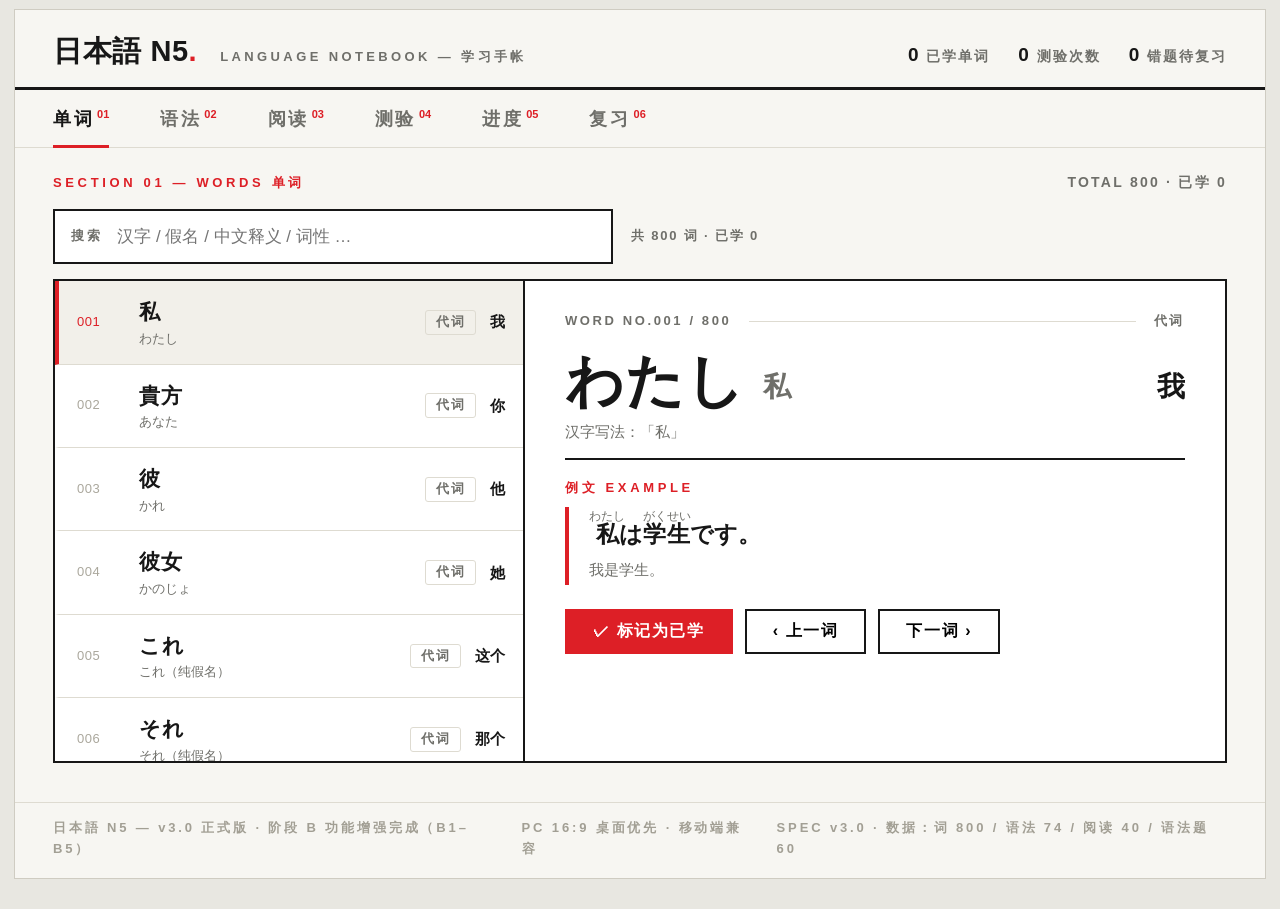
<file: index.html>
<!DOCTYPE html>
<html lang="zh-CN">
<head>
<meta charset="UTF-8">
<meta name="viewport" content="width=device-width, initial-scale=1">
<title>日本語 N5. — 单词・语法・阅读・测验</title>
<link rel="stylesheet" href="css/style.css">
</head>
<body>

<div class="sheet">
  <!-- 报头 -->
  <header class="masthead">
    <span class="brand">日本語 N5<span class="dot">.</span></span>
    <span class="vol">Language Notebook — 学习手帐</span>
    <span class="stats">
      <span><b id="st-learned">0</b>已学单词</span>
      <span><b id="st-quiz">0</b>测验次数</span>
      <span><b id="st-wrong">0</b>错题待复习</span>
    </span>
  </header>

  <!-- 模块导航 -->
  <nav class="nav" aria-label="模块导航">
    <a class="cur" data-v="words" href="#view-words">单词<sup>01</sup></a>
    <a data-v="grammar" href="#view-grammar">语法<sup>02</sup></a>
    <a data-v="reading" href="#view-reading">阅读<sup>03</sup></a>
    <a data-v="quiz" href="#view-quiz">测验<sup>04</sup></a>
    <a data-v="progress" href="#view-progress">进度<sup>05</sup></a>
    <a data-v="review" href="#view-review">复习<sup>06</sup></a>
  </nav>

  <!-- 视图区 -->
  <main class="area">

    <section class="view active" id="view-words">
      <div class="inner">
        <div class="v-head">
          <span class="tag">SECTION 01 — WORDS 单词</span>
          <span class="idx" id="idx-words">—</span>
        </div>

        <div class="wbar">
          <div class="search"><input id="w-search" type="search" placeholder="汉字 / 假名 / 中文释义 / 词性 …" autocomplete="off"></div>
          <span class="w-count" id="w-count">共 150 词 · 已学 0</span>
        </div>

        <div class="split">
          <div class="col-list">
            <ul id="w-rows"></ul>
            <div class="col-empty" id="w-empty" hidden>
              <p class="t">没有匹配的词条</p>
              <p class="d">换个关键词试试（支持 汉字・假名・释义・词性）</p>
            </div>
          </div>

          <div class="col-detail">
            <div class="d-meta"><span id="d-no">WORD NO.001 / 150</span><span class="bar"></span><span id="d-pos">代词</span></div>
            <div class="d-hero">
              <span class="d-kana" id="d-kana">—</span>
              <span class="d-kanji" id="d-kanji"></span>
              <span class="d-me" id="d-me">—</span>
            </div>
            <div class="d-hero-note" id="d-note"></div>
            <hr class="d-sep">
            <div class="lab">例文 EXAMPLE</div>
            <div class="ex"><b id="d-ex"></b><span id="d-excn"></span></div>
            <div class="dacts">
              <button class="btn fill" id="d-learn" type="button">✓ 标记为已学</button>
              <button class="btn" id="d-prev" type="button">‹ 上一词</button>
              <button class="btn" id="d-next" type="button">下一词 ›</button>
            </div>
          </div>
        </div>
      </div>
    </section>

    <section class="view" id="view-grammar">
      <div class="inner">
        <div class="v-head">
          <span class="tag">SECTION 02 — GRAMMAR 语法</span>
          <span class="idx" id="idx-grammar">—</span>
        </div>

        <div class="split">
          <div class="col-list">
            <ul id="g-rows"></ul>
          </div>

          <div class="col-detail">
            <div class="d-meta"><span id="g-no">GRAMMAR NO.001 / 27</span><span class="bar"></span><span id="g-group">组：句型</span></div>
            <div class="g-hero"><span class="g-pattern" id="g-pattern">—</span></div>
            <div class="gmeta"><b>含义</b><span id="g-me">—</span></div>
            <div class="gmeta"><b>接续</b><span id="g-conn">—</span></div>
            <div class="gmeta g-ex-meta"><b>例文</b><span id="g-exs" class="g-ex-list"></span></div>
            <div class="gmeta g-last"><b>注意</b><span id="g-note">—</span></div>
          </div>
        </div>
      </div>
    </section>

    <section class="view" id="view-reading">
      <div class="inner">
        <div class="v-head">
          <span class="tag">SECTION 03 — READING 阅读</span>
          <span class="idx" id="idx-reading">—</span>
        </div>

        <div class="read-grid">
          <div class="read-main">
            <div class="r-count" id="r-count">PASSAGE 1 / 3</div>
            <div class="r-title" id="r-title">—</div>
            <div class="r-titlecn" id="r-titlecn"></div>
            <div class="r-desc" id="r-desc"></div>
            <div class="r-body" id="r-body"></div>
            <p class="r-legend">※ 红色下划线为生词，点击可查看释义</p>
            <div class="r-acts">
              <button class="tr-toggle" id="r-tr-toggle" type="button">显示翻译</button>
              <button class="btn" id="r-done" type="button">✓ 标记已读</button>
              <button class="btn ghost" id="r-prev" type="button">‹ 上一篇</button>
              <button class="btn ghost" id="r-next" type="button">下一篇 ›</button>
            </div>
            <p class="tr-cn" id="r-cn"></p>
          </div>

          <aside class="r-aside">
            <h4>生词 GLOSS</h4>
            <p class="aside-note">与正文红色下划线词联动，点击高亮</p>
            <ul id="r-gloss"></ul>
            <p class="aside-tip">释义浮层：假名 · 词性 · 中文释义</p>
          </aside>
        </div>
      </div>
    </section>

    <section class="view" id="view-quiz">
      <div class="inner narrow">
        <div class="v-head">
          <span class="tag">SECTION 04 — QUIZ 测验</span>
          <span class="idx" id="idx-quiz">每轮 10 题 · 中↔日双向 · 即时反馈</span>
        </div>

        <div class="quiz-card">
          <!-- 类型选择 -->
          <div class="qz-menu" id="qz-menu">
            <div class="menu-t">选择测验类型</div>
            <div class="qz-set">
              <div class="set-row">
                <span class="set-lab">每轮题数</span>
                <span class="set-seg" id="qz-set-count">
                  <button type="button" data-v="5">5</button>
                  <button type="button" data-v="10">10</button>
                  <button type="button" data-v="15">15</button>
                  <button type="button" data-v="20">20</button>
                  <button type="button" data-v="0">全部</button>
                </span>
                <span class="set-lab">范围</span>
                <span class="set-seg" id="qz-set-scope">
                  <button type="button" data-v="all">全部</button>
                  <button type="button" data-v="wrong">错题专测</button>
                </span>
                <span class="set-lab">计时（每题）</span>
                <span class="set-seg" id="qz-set-timer">
                  <button type="button" data-v="0">不限</button>
                  <button type="button" data-v="20">20 秒</button>
                  <button type="button" data-v="30">30 秒</button>
                  <button type="button" data-v="45">45 秒</button>
                </span>
              </div>
              <p class="set-note">设置自动保存于本机（刷新后保持）；「错题专测」为空时自动回退全库并提示。单词 / 语法共用同一套设置。</p>
            </div>
            <div class="menu-grid">
              <button class="menu-card" id="qz-m-word" type="button">
                <b>单词测验</b>
                <span id="qz-m-word-d">10 题 · 中↔日双向 · 即时反馈</span>
                <i>单词错词 <em id="qz-m-word-n">0</em> 个</i>
              </button>
              <button class="menu-card" id="qz-m-grammar" type="button">
                <b>语法测验</b>
                <span id="qz-m-grammar-d">10 题 · 填空选择 · 附解析（示例题库）</span>
                <i>语法错题 <em id="qz-m-grammar-n">0</em> 个</i>
              </button>
            </div>
          </div>

          <!-- 答题面板 -->
          <div id="qz-play" hidden>
            <div class="q-meta">
              <span class="chip" id="qz-dir">中 → 日</span>
              <span id="qz-pos">QUESTION 01 / 10</span>
              <span class="q-timer" id="qz-timer" hidden>⏱ 20s</span>
              <span class="bar"></span>
              <span class="q-prog"><i id="qz-prog"></i></span>
            </div>
            <h3 id="qz-q">—</h3>
            <div class="opts" id="qz-opts"></div>
            <div class="quiz-feedback" id="qz-fb"><span class="ok"></span><span class="ng"></span></div>
            <div class="q-acts">
              <button class="next" id="qz-next" type="button" disabled>下一题 →</button>
              <span class="q-hint" id="qz-hint">作答后即时反馈 · 答错即入错题清单，答对移出</span>
            </div>
            <p class="q-hint2" id="qz-hint2"></p>
          </div>

          <!-- 结算面板 -->
          <div id="qz-result" hidden>
            <div class="qz-score-row">
              <b id="qz-score">0 / 10</b>
              <span id="qz-score-note"></span>
            </div>
            <div class="qz-cols">
              <div class="qz-box">
                <h4>答对回顾</h4>
                <ul id="qz-correct-list"></ul>
              </div>
              <div class="qz-box">
                <h4>本轮错题</h4>
                <ul id="qz-wrong-list"></ul>
              </div>
            </div>
            <div class="q-acts">
              <button class="next" id="qz-again-all" type="button">再测一轮（10 题）</button>
              <button class="btn" id="qz-again-wrong" type="button">只测错题（0）</button>
            </div>
          </div>
        </div>
      </div>
    </section>

    <section class="view" id="view-progress">
      <div class="inner">
        <div class="v-head">
          <span class="tag">SECTION 05 — PROGRESS 进度</span>
          <span class="idx" id="idx-progress">本机存储</span>
        </div>

        <div class="pv-panel td-panel">
          <h3>今日学习路径 <small id="td-sum">按 复习 → 新词 → 测验 → 阅读 顺序完成</small></h3>
          <div class="td-grid" id="td-steps"></div>
        </div>

        <div class="pv-grid">
          <div class="pv-card"><b id="pv-learned">0 / 800</b><span>已学单词</span></div>
          <div class="pv-card"><b id="pv-rounds">0</b><span>累计测验（回）</span></div>
          <div class="pv-card"><b id="pv-last">—</b><span>最近一次得分</span></div>
          <div class="pv-card"><b id="pv-wrong">0</b><span>错题待复习</span></div>
        </div>

        <div class="pv-panel sv-panel">
          <h3>掌握率统计 <small>随测验 / 复习 / 阅读自动更新</small></h3>
          <div class="sv-grid">
            <div class="sv-block">
              <div class="sv-title"><span>单词掌握（手动标记已学）</span><b id="sv-word-pct">0%</b><em id="sv-word-n">0 / 800</em></div>
              <div class="sv-bar"><i id="sv-word-bar"></i></div>
              <ul class="sv-rows" id="sv-word-pos"></ul>
            </div>
            <div class="sv-block">
              <div class="sv-title"><span>阅读进度（已读篇目）</span><b id="sv-read-pct">0%</b><em id="sv-read-n">0 / 40</em></div>
              <div class="sv-bar"><i id="sv-read-bar"></i></div>
              <p class="sv-note">在「阅读」模块把每篇标记为已读，阅读全文后养成标记习惯。</p>
            </div>
            <div class="sv-block">
              <div class="sv-title"><span>复习毕业（SRS）</span><b id="sv-grad-pct">0%</b><em id="sv-grad-n">0 / 0</em></div>
              <div class="sv-bar"><i id="sv-grad-bar"></i></div>
              <p class="sv-note" id="sv-grad-tip">累计毕业 ÷（毕业＋学习中）· 今日到期 <b id="sv-grad-due">0</b> 张</p>
            </div>
            <div class="sv-block">
              <div class="sv-title"><span>语法自测（近 20 轮作答覆盖）</span><b id="sv-gq-pct">0%</b><em id="sv-gq-n">0 / 60</em></div>
              <div class="sv-bar"><i id="sv-gq-bar"></i></div>
              <p class="sv-note">历史均分：单词 <b id="sv-avg-w">—</b> · 语法 <b id="sv-avg-g">—</b>　当前语法错题分布：</p>
              <div class="sv-chips" id="sv-gq-chips"></div>
            </div>
          </div>
        </div>

        <div class="pv-cols">
          <div class="pv-panel">
            <h3>测验历史</h3>
            <ul id="pv-history"></ul>
          </div>
          <div class="pv-panel">
            <h3>错题清单 <small>词可点击跳词卡 · 语为语法错题（含解析）</small></h3>
            <ul id="pv-wronglist"></ul>
          </div>
        </div>

        <div class="pv-panel bz-panel">
          <h3>进度备份（导出 / 导入）<small>JSON 文件 · 换浏览器 / 清理前先导出</small></h3>
          <div class="bz-row">
            <button class="btn" id="bz-export" type="button">⬇ 导出备份（JSON）</button>
            <button class="btn" id="bz-import" type="button">⬆ 导入备份…</button>
            <input type="file" id="bz-file" accept=".json,application/json" hidden>
          </div>
          <p class="bz-hint">导出下载包含全部学习记录（已学 · 测验历史 · 错题 · 复习卡 · 阅读已读 · 测验设置）的 JSON 文件；导入用备份整体替换本机进度 —— 选择文件后会先显示摘要并二次确认。</p>
          <div class="bz-confirm" id="bz-confirm" hidden>
            <p class="bz-info" id="bz-info"></p>
            <div class="bz-acts">
              <button class="btn fill" id="bz-yes" type="button">确认导入并覆盖</button>
              <button class="btn" id="bz-no" type="button">取消</button>
            </div>
          </div>
          <p class="bz-msg" id="bz-msg"></p>
        </div>

        <div class="pv-reset-zone">
          <button class="btn" id="pv-reset" type="button">重置全部进度</button>
          <span class="pv-note">清除本机全部学习记录（已学 · 测验历史 · 错题 · 复习卡），不可恢复</span>
          <span class="pv-confirm" id="pv-reset-zone" hidden>
            确认清除本机全部进度？
            <button class="btn fill" id="pv-reset-yes" type="button">确认清除</button>
            <button class="btn" id="pv-reset-no" type="button">取消</button>
          </span>
        </div>
      </div>
    </section>

    <section class="view" id="view-review">
      <div class="inner narrow">
        <div class="v-head">
          <span class="tag">SECTION 06 — REVIEW 复习</span>
          <span class="idx" id="idx-review">—</span>
        </div>

        <div class="pv-grid rv-grid">
          <div class="pv-card"><b id="rv-due">0</b><span>今日到期</span></div>
          <div class="pv-card"><b id="rv-active">0</b><span>学习中（张）</span></div>
          <div class="pv-card"><b id="rv-grad">0</b><span>累计毕业</span></div>
          <div class="pv-card"><b id="rv-wrong">0</b><span>错题待处理</span></div>
        </div>

        <div class="rv-zone">
          <p class="rv-msg" id="rv-msg"></p>
          <ul class="rv-list" id="rv-list"></ul>
          <div class="rv-state" id="rv-empty" hidden>
            <p class="t">还没有复习卡</p>
            <p class="d">测验中答错的单词 / 语法题会自动建档成复习卡，并按间隔表提醒你复习 —— 先去做一轮测验吧。</p>
            <button class="btn fill" id="rv-go-quiz" type="button">去测验</button>
          </div>
          <div class="rv-state" id="rv-none" hidden>
            <p class="t">今日到期已清空 🎉</p>
            <p class="d" id="rv-none-d"></p>
            <button class="btn fill" id="rv-go-quiz2" type="button">去测验巩固</button>
          </div>
          <p class="rv-tip">自评规则：记得 → 连续次数 +1、间隔按 1/2/4/7/15 天拉长，第 6 次记得毕业（自动移出错题清单）；模糊 → 明天再来（次数不变）；忘了 → 归零，明天再来。测验中答错会自动重置卡片为今天到期。</p>
        </div>
      </div>
    </section>

  </main>

  <footer class="foot">
    <span>日本語 N5 — v3.0 正式版 · 阶段 B 功能增强完成（B1–B5）</span>
    <span>PC 16:9 桌面优先 · 移动端兼容</span>
    <span class="right">SPEC v3.0 · 数据：词 800 / 语法 74 / 阅读 40 / 语法题 60</span>
  </footer>
</div>

<!-- 数据（纯静态，file:// 亦可直开） -->
<script src="data/words.js"></script>
<script src="data/grammar.js"></script>
<script src="data/reading.js"></script>
<script src="data/quiz-grammar.js"></script>
<!-- 共享工具 -->
<script src="js/annotate.js"></script>
<script src="js/progress.js"></script>
<!-- 模块（按里程碑渐进实现） -->
<script src="js/words.js"></script>
<script src="js/grammar.js"></script>
<script src="js/reading.js"></script>
<script src="js/quiz.js"></script>
<script src="js/review.js"></script>
<script src="js/stats.js"></script>
<script src="js/today.js"></script>
<script src="js/backup.js"></script>
<script src="js/app.js"></script>
</body>
</html>
</file>
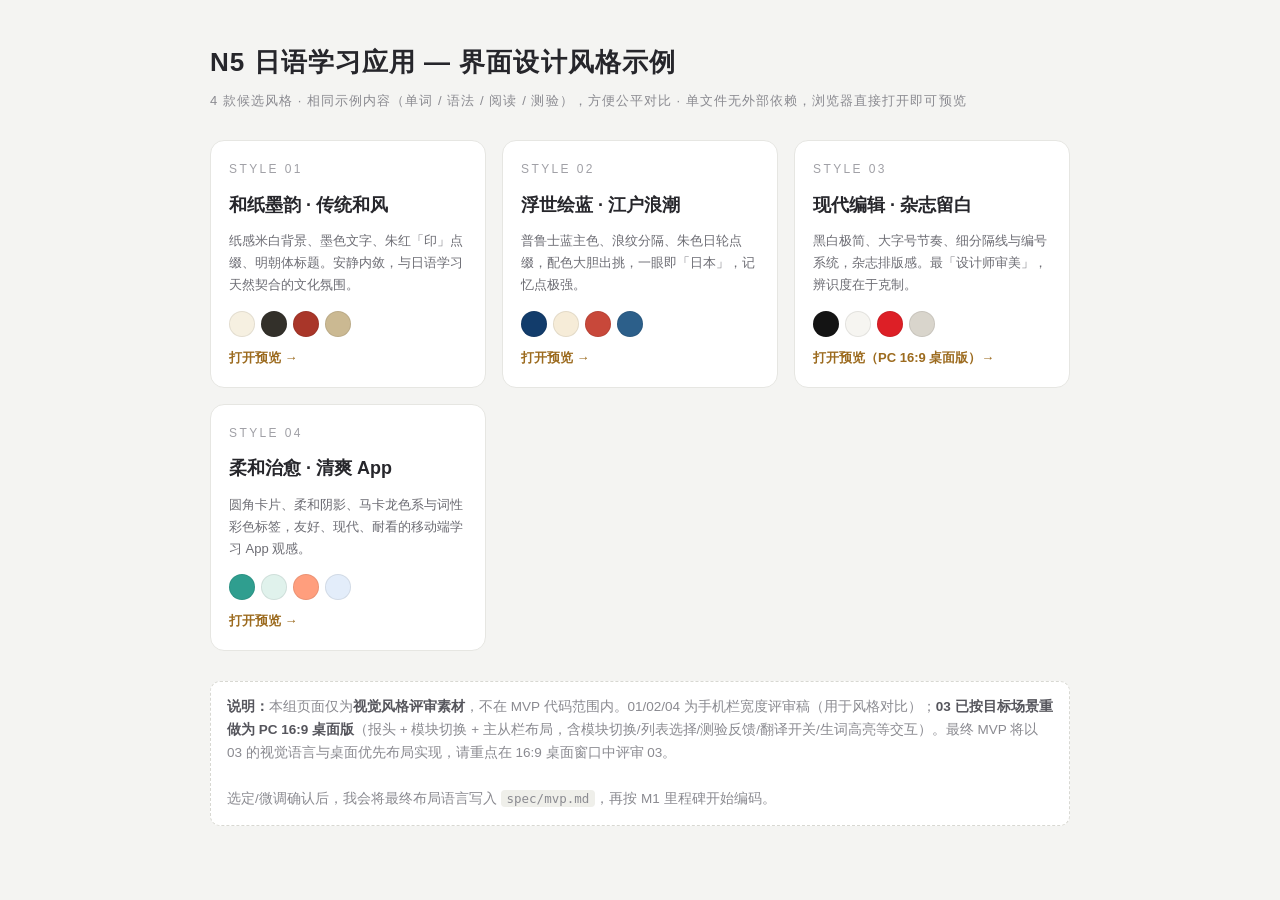
<file: design/index.html>
<!DOCTYPE html>
<html lang="zh-CN">
<head>
<meta charset="UTF-8">
<meta name="viewport" content="width=device-width, initial-scale=1">
<title>N5 日语学习 App · 设计风格示例总览</title>
<style>
  * { box-sizing: border-box; margin: 0; padding: 0; }
  body {
    font-family: -apple-system, "Segoe UI", "Hiragino Sans", "Yu Gothic", "Noto Sans SC", "Microsoft YaHei", sans-serif;
    background: #f4f4f2; color: #26262b; line-height: 1.7; padding: 40px 16px 64px;
  }
  .wrap { max-width: 860px; margin: 0 auto; }
  h1 { font-size: 26px; letter-spacing: .04em; }
  h1 small { display: block; font-size: 13px; color: #8a8a90; font-weight: 400; margin-top: 6px; }
  .grid { display: grid; grid-template-columns: repeat(auto-fill, minmax(250px, 1fr)); gap: 16px; margin-top: 28px; }
  .card {
    background: #fff; border: 1px solid #e6e6e2; border-radius: 14px; padding: 18px;
    display: flex; flex-direction: column; gap: 10px; text-decoration: none; color: inherit;
    transition: transform .15s ease, box-shadow .15s ease;
  }
  .card:hover { transform: translateY(-3px); box-shadow: 0 12px 24px -12px rgba(0,0,0,.25); }
  .num { font-size: 12px; letter-spacing: .2em; color: #a0a0a6; }
  .card h2 { font-size: 18px; }
  .card p { font-size: 13px; color: #6d6d74; flex: 1; }
  .sw { display: flex; gap: 6px; margin-top: 4px; }
  .sw i { width: 26px; height: 26px; border-radius: 50%; border: 1px solid rgba(0,0,0,.08); }
  .open { font-size: 13px; font-weight: 600; color: #9c6b1f; }
  .note { margin-top: 30px; font-size: 13.5px; color: #8a8a90; background: #fff; border: 1px dashed #d8d8d2; border-radius: 10px; padding: 14px 16px; }
  .note b { color: #55555c; }
  code { background: #efefea; border-radius: 4px; padding: 1px 6px; font-size: 12.5px; }
</style>
</head>
<body>
<div class="wrap">
  <h1>N5 日语学习应用 — 界面设计风格示例<small>4 款候选风格 · 相同示例内容（单词 / 语法 / 阅读 / 测验），方便公平对比 · 单文件无外部依赖，浏览器直接打开即可预览</small></h1>

  <div class="grid">
    <a class="card" href="01-washi.html">
      <span class="num">STYLE 01</span>
      <h2>和纸墨韵 · 传统和风</h2>
      <p>纸感米白背景、墨色文字、朱红「印」点缀、明朝体标题。安静内敛，与日语学习天然契合的文化氛围。</p>
      <span class="sw"><i style="background:#f6f0e1"></i><i style="background:#33302a"></i><i style="background:#a93629"></i><i style="background:#cbb992"></i></span>
      <span class="open">打开预览 →</span>
    </a>
    <a class="card" href="02-ukiyoe.html">
      <span class="num">STYLE 02</span>
      <h2>浮世绘蓝 · 江户浪潮</h2>
      <p>普鲁士蓝主色、浪纹分隔、朱色日轮点缀，配色大胆出挑，一眼即「日本」，记忆点极强。</p>
      <span class="sw"><i style="background:#123c6b"></i><i style="background:#f6ecd8"></i><i style="background:#c8483a"></i><i style="background:#2c5f8a"></i></span>
      <span class="open">打开预览 →</span>
    </a>
    <a class="card" href="03-editorial.html">
      <span class="num">STYLE 03</span>
      <h2>现代编辑 · 杂志留白</h2>
      <p>黑白极简、大字号节奏、细分隔线与编号系统，杂志排版感。最「设计师审美」，辨识度在于克制。</p>
      <span class="sw"><i style="background:#141414"></i><i style="background:#f6f5f1"></i><i style="background:#dd1f26"></i><i style="background:#d9d5cc"></i></span>
      <span class="open">打开预览（PC 16:9 桌面版）→</span>
    </a>
    <a class="card" href="04-soft.html">
      <span class="num">STYLE 04</span>
      <h2>柔和治愈 · 清爽 App</h2>
      <p>圆角卡片、柔和阴影、马卡龙色系与词性彩色标签，友好、现代、耐看的移动端学习 App 观感。</p>
      <span class="sw"><i style="background:#2f9e8f"></i><i style="background:#e0f2ec"></i><i style="background:#ff9e7d"></i><i style="background:#e3edfa"></i></span>
      <span class="open">打开预览 →</span>
    </a>
  </div>

  <p class="note"><b>说明：</b>本组页面仅为<b>视觉风格评审素材</b>，不在 MVP 代码范围内。01/02/04 为手机栏宽度评审稿（用于风格对比）；<b>03 已按目标场景重做为 PC 16:9 桌面版</b>（报头 + 模块切换 + 主从栏布局，含模块切换/列表选择/测验反馈/翻译开关/生词高亮等交互）。最终 MVP 将以 03 的视觉语言与桌面优先布局实现，请重点在 16:9 桌面窗口中评审 03。<br><br>选定/微调确认后，我会将最终布局语言写入 <code>spec/mvp.md</code>，再按 M1 里程碑开始编码。</p>
</div>
</body>
</html>
</file>
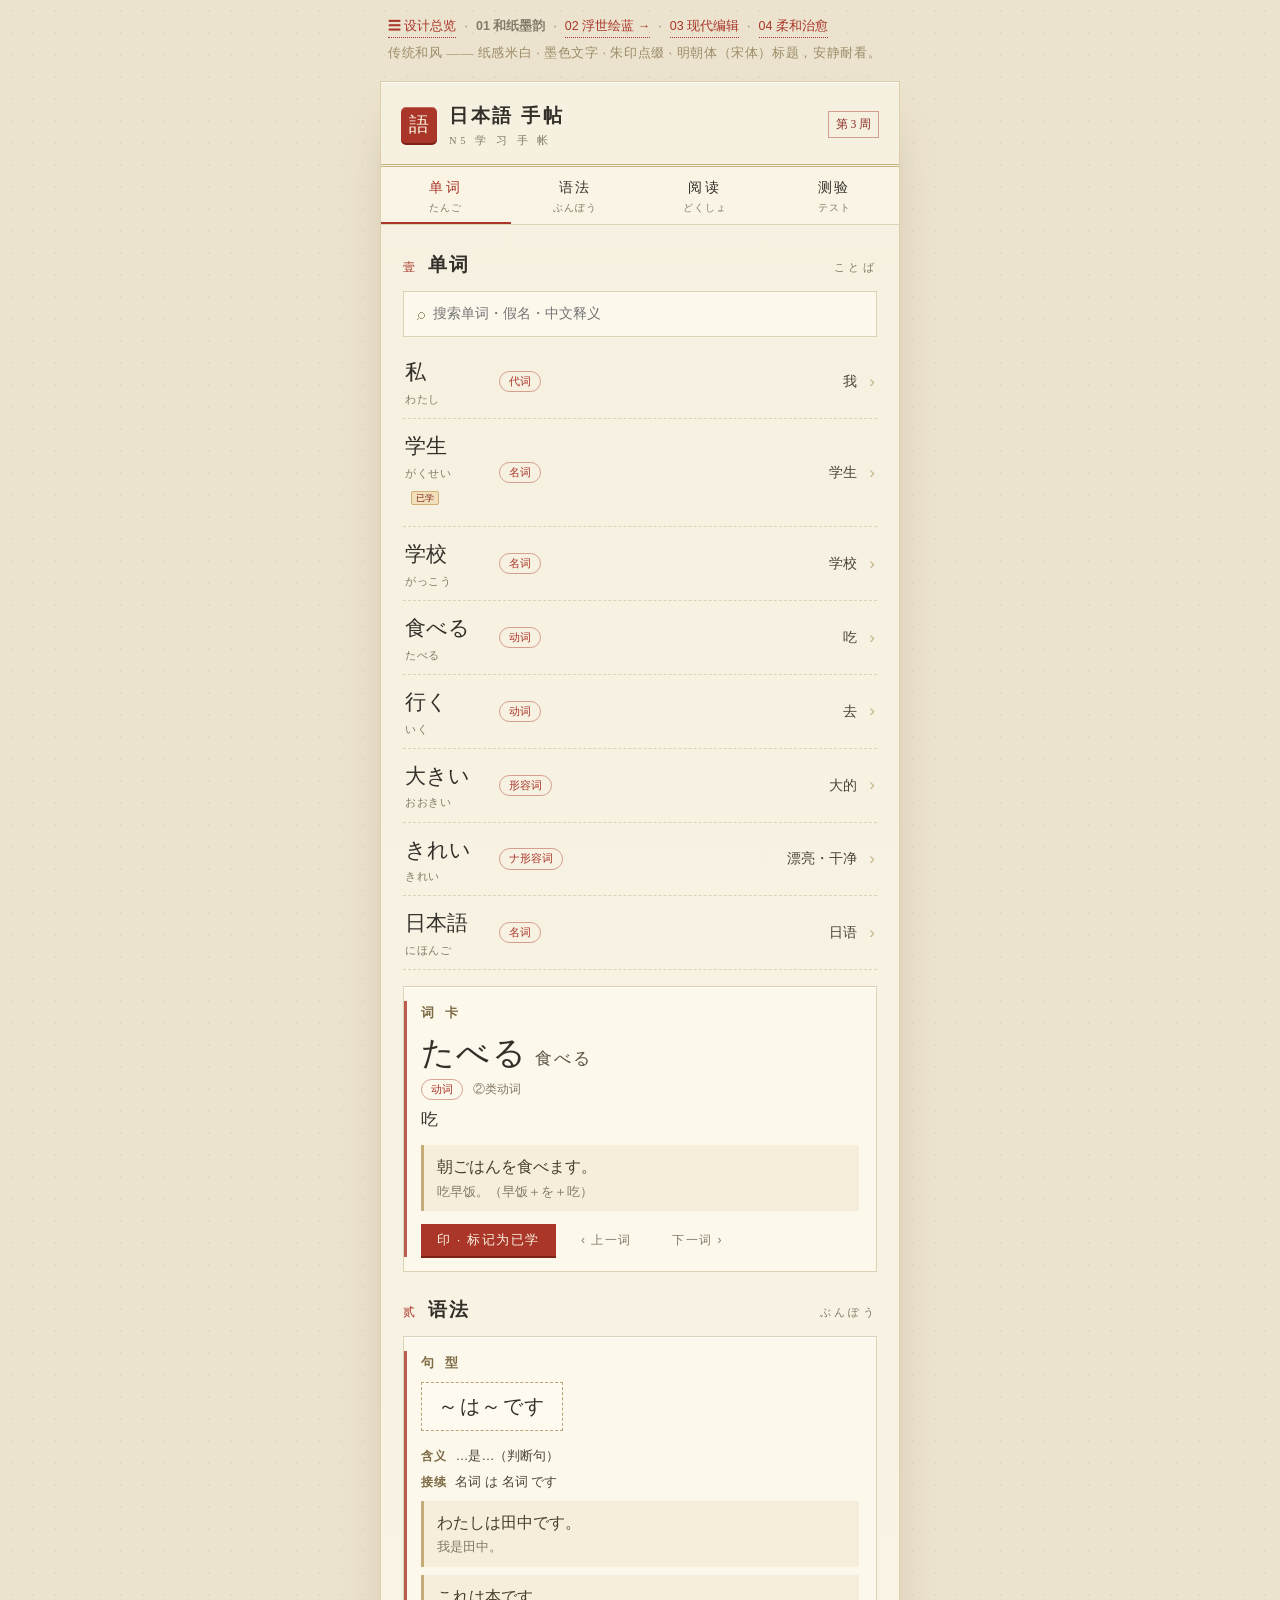
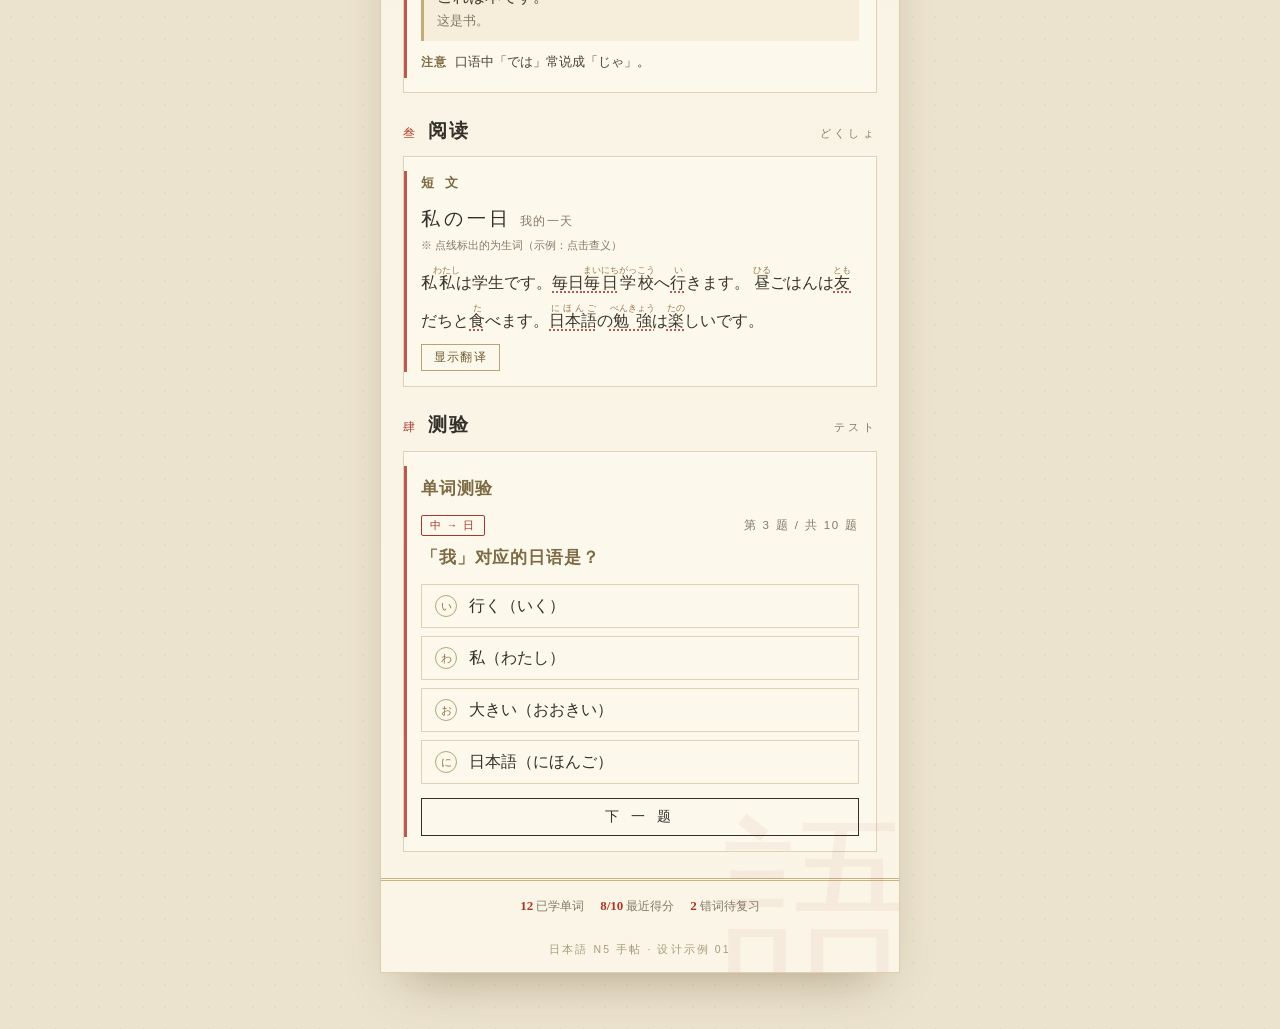
<file: design/01-washi.html>
<!DOCTYPE html>
<html lang="zh-CN">
<head>
<meta charset="UTF-8">
<meta name="viewport" content="width=device-width, initial-scale=1">
<title>风格 01 和纸墨韵 · N5 日语学习（设计示例）</title>
<style>
  :root {
    --paper: #f6f0e1; --paper2: #fdf8ec; --ink: #33302a; --ink-soft: #837a67;
    --line: #ddd2b6; --red: #a93629; --green: #3f6b4c; --gold: #b7a476;
    --serif: "Hiragino Mincho ProN", "Yu Mincho", "Noto Serif JP", "Noto Serif SC", "Songti SC", serif;
    --sans: "Hiragino Sans", "Yu Gothic", "Noto Sans JP", "Microsoft YaHei", sans-serif;
  }
  * { box-sizing: border-box; margin: 0; padding: 0; }
  body {
    background: #ece3cf;
    background-image: radial-gradient(rgba(140,110,60,.07) 1px, transparent 1.5px);
    background-size: 22px 22px;
    color: var(--ink); font-family: var(--sans); line-height: 1.65;
  }
  .metabar { max-width: 540px; margin: 0 auto; padding: 16px 18px 0; font-size: 12.5px; color: var(--ink-soft); display: flex; flex-wrap: wrap; gap: 4px 8px; }
  .metabar a { color: var(--red); text-decoration: none; border-bottom: 1px dotted var(--red); }
  .metabar .desc { width: 100%; font-family: var(--serif); font-size: 13px; color: #9c8c68; letter-spacing: .05em; }
  .stage { padding: 18px 12px 56px; }
  .app {
    max-width: 520px; margin: 0 auto; background: linear-gradient(180deg, var(--paper), #fbf5e7);
    border: 1px solid #ddcfae; position: relative; overflow: hidden;
    box-shadow: 0 26px 50px -24px rgba(88,66,24,.42), inset 0 1px 0 rgba(255,255,255,.7);
  }
  .app::after {
    content: "語"; position: absolute; right: -14px; bottom: -30px; font-family: var(--serif);
    font-size: 190px; color: rgba(169,58,41,.055); pointer-events: none; line-height: 1;
  }
  header { display: flex; align-items: center; gap: 12px; padding: 18px 20px 14px; border-bottom: 3px double #c8b385; position: relative; }
  .brand { width: 36px; height: 36px; flex: none; background: var(--red); color: #f9f2dd; font-family: var(--serif);
    font-size: 20px; display: flex; align-items: center; justify-content: center; border-radius: 5px;
    box-shadow: 0 2px 0 #7c2217, inset 0 1px 0 rgba(255,255,255,.25); }
  h1 { font-family: var(--serif); font-size: 19px; font-weight: 600; letter-spacing: .14em; }
  h1 small { display: block; font-size: 10.5px; color: var(--ink-soft); letter-spacing: .34em; font-weight: 400; margin-top: 1px; }
  .seal-note { margin-left: auto; font-family: var(--serif); font-size: 11.5px; color: #8a2f24; border: 1px solid rgba(169,58,41,.45); padding: 3px 7px; }
  .tabs { display: flex; border-bottom: 1px solid var(--line); background: rgba(252,246,232,.72); }
  .tabs a { flex: 1; text-align: center; padding: 9px 0 7px; font-size: 14px; text-decoration: none; color: var(--ink); border-bottom: 2px solid transparent; letter-spacing: .18em; }
  .tabs a small { display: block; font-size: 9.5px; color: var(--ink-soft); letter-spacing: .1em; margin-top: 1px; }
  .tabs a.cur { color: var(--red); border-bottom-color: var(--red); }
  main { padding: 6px 22px 22px; position: relative; }
  section { padding: 18px 0 4px; }
  .sec-head { display: flex; align-items: baseline; gap: 10px; margin-bottom: 10px; }
  .sec-head .no { font-family: var(--serif); color: var(--red); font-size: 12px; letter-spacing: .22em; }
  .sec-head h2 { font-family: var(--serif); font-size: 19px; font-weight: 600; letter-spacing: .12em; }
  .sec-head .jp { margin-left: auto; font-size: 11px; color: var(--ink-soft); letter-spacing: .3em; }
  .search { display: flex; align-items: center; gap: 8px; border: 1px solid var(--line); background: var(--paper2); padding: 9px 13px; margin-bottom: 8px; }
  .search i { font-style: normal; color: #a2956f; font-size: 16px; }
  .search input { flex: 1; border: 0; background: none; font: inherit; color: var(--ink); outline: none; font-size: 13.5px; }
  ul.words { list-style: none; }
  ul.words li { display: flex; align-items: center; gap: 12px; padding: 10px 2px; border-bottom: 1px dashed var(--line); }
  ul.words .wk { font-family: var(--serif); font-size: 21px; min-width: 82px; }
  ul.words .wk em { display: block; font-style: normal; font-family: var(--sans); font-size: 11px; color: var(--ink-soft); letter-spacing: .06em; }
  ul.words .wk.sealed::after { content: "已学"; font-family: var(--sans); font-size: 9px; color: #7c2217; background: #f2e0bd; border: 1px solid #d3b076; border-radius: 2px; padding: 1px 4px; vertical-align: 5px; margin-left: 6px; letter-spacing: 0; }
  .pos { font-size: 10.5px; color: var(--red); border: 1px solid rgba(169,58,41,.45); border-radius: 99px; padding: 1px 9px; flex: none; white-space: nowrap; }
  ul.words .wm { flex: 1; text-align: right; font-size: 14px; color: #4a4234; }
  ul.words .arrow { color: #c4b488; font-size: 17px; }
  .card { background: var(--paper2); border: 1px solid var(--line); padding: 15px 17px; position: relative; box-shadow: 0 1px 0 rgba(255,255,255,.9) inset; }
  .card::before { content: ""; position: absolute; left: 0; top: 14px; bottom: 14px; width: 3px; background: var(--red); opacity: .8; }
  .card h3 { font-family: var(--serif); font-size: 13px; font-weight: 600; letter-spacing: .3em; color: #7d6b45; margin-bottom: 9px; }
  .dkana { font-family: var(--serif); font-size: 33px; line-height: 1.25; letter-spacing: .04em; }
  .dkana .kanji { font-size: 17px; color: #5c5342; margin-left: 8px; letter-spacing: .12em; }
  .drow { display: flex; align-items: center; gap: 10px; margin-top: 5px; flex-wrap: wrap; }
  .dme { font-size: 17px; margin: 6px 0 11px; letter-spacing: .05em; }
  .ex { background: #f6eeda; border-left: 3px solid #c4ab78; padding: 9px 13px; font-size: 12.5px; color: var(--ink-soft); }
  .ex b { display: block; font-family: var(--serif); font-size: 15.5px; font-weight: 500; color: #463e2e; margin-bottom: 2px; }
  .dacts { display: flex; gap: 9px; margin-top: 13px; align-items: center; flex-wrap: wrap; }
  .btn { border: 1px solid var(--ink); background: transparent; color: var(--ink); padding: 6px 15px; font-size: 13px; cursor: pointer; letter-spacing: .12em; font-family: var(--sans); }
  .btn:hover { background: var(--ink); color: #f6f0e1; }
  .btn.red { background: var(--red); border-color: var(--red); color: #faf2df; box-shadow: 0 2px 0 #7c2217; }
  .btn.ghost { border-color: transparent; color: var(--ink-soft); font-size: 12px; }
  .pattern { border: 1px dashed var(--gold); background: #fffaf0; display: inline-block; padding: 7px 16px; font-family: var(--serif); font-size: 20px; letter-spacing: .08em; margin-bottom: 10px; }
  .gmeta { font-size: 13px; margin: 4px 0; }
  .gmeta b { font-family: var(--serif); font-weight: 600; color: #7d6b45; margin-right: 8px; letter-spacing: .1em; font-size: 12px; }
  .gmeta span { color: #4a4234; }
  .grp { margin-top: 8px; }
  .grp .ex { margin-top: 8px; }
  .r-title { font-family: var(--serif); font-size: 19px; letter-spacing: .2em; margin-bottom: 2px; }
  .r-title span { font-size: 12px; color: var(--ink-soft); margin-left: 8px; letter-spacing: .1em; }
  .r-body { font-family: var(--serif); font-size: 16px; line-height: 2.35; margin: 10px 0 4px; color: #3c3529; }
  ruby rt { font-size: 9px; color: #96794a; }
  i.gl { font-style: normal; text-decoration: underline dotted var(--red); text-underline-offset: 4px; cursor: pointer; }
  .legend { font-size: 11px; color: var(--ink-soft); margin: 2px 0 8px; }
  .tr-toggle { border: 1px solid var(--gold); background: transparent; color: #6f5c33; font-size: 12px; padding: 4px 12px; cursor: pointer; letter-spacing: .1em; font-family: var(--sans); }
  .tr-cn { display: none; font-size: 13px; color: var(--ink-soft); background: #f6eeda; padding: 10px 13px; margin-top: 9px; border-left: 3px solid var(--gold); }
  .tr-cn.open { display: block; }
  .quiz .q-head { display: flex; align-items: center; gap: 8px; margin-bottom: 4px; flex-wrap: wrap; }
  .q-chip { font-size: 10.5px; border: 1px solid var(--red); color: var(--red); padding: 1px 8px; border-radius: 2px; letter-spacing: .14em; }
  .q-count { margin-left: auto; font-size: 11.5px; color: var(--ink-soft); letter-spacing: .16em; }
  .quiz h3 { font-family: var(--serif); font-size: 17px; font-weight: 600; margin: 8px 0 12px; letter-spacing: .05em; }
  .opt { display: flex; align-items: center; gap: 12px; width: 100%; text-align: left; border: 1px solid var(--line); background: var(--paper2); padding: 10px 13px; font-size: 15.5px; cursor: pointer; font-family: var(--sans); color: var(--ink); margin-bottom: 8px; transition: background .12s ease; }
  .opt:hover { background: #f5edda; }
  .opt .k { width: 22px; height: 22px; flex: none; border: 1px solid var(--gold); border-radius: 50%; display: flex; align-items: center; justify-content: center; font-size: 11px; color: #8a7443; font-family: var(--serif); }
  .opt.on-correct { background: #e5efe1; border-color: var(--green); }
  .opt.on-correct .k { background: var(--green); border-color: var(--green); color: #f4f2ea; }
  .opt.on-wrong { background: #f6e4de; border-color: var(--red); }
  .opt.on-wrong .k { background: var(--red); border-color: var(--red); color: #f4f2ea; }
  .quiz-feedback { display: none; font-size: 13.5px; padding: 10px 13px; margin-top: 4px; }
  .quiz-feedback.show { display: block; }
  .quiz-feedback .ok, .quiz-feedback .ng { display: none; }
  .quiz-feedback.is-ok .ok, .quiz-feedback.is-ng .ng { display: block; }
  .quiz-feedback.is-ok { background: #e5efe1; border: 1px solid #b6cdb2; color: #2c5240; }
  .quiz-feedback.is-ng { background: #f6e4de; border: 1px solid #ddb9ae; color: #7c2d1f; }
  .next { width: 100%; margin-top: 6px; border: 1px solid var(--ink); background: none; color: var(--ink); padding: 9px; font-size: 13.5px; letter-spacing: .3em; cursor: pointer; }
  .next:hover { background: var(--ink); color: #f6f0e1; }
  .summary { display: flex; justify-content: center; gap: 16px; padding: 14px 10px; border-top: 3px double #c8b385; font-size: 12px; color: var(--ink-soft); position: relative; flex-wrap: wrap; }
  .summary b { color: var(--red); font-weight: 600; margin-right: 3px; font-family: var(--serif); font-size: 13px; }
  footer { text-align: center; font-size: 10.5px; color: #a89a7c; letter-spacing: .2em; padding: 10px 0 14px; }
</style>
</head>
<body>
<div class="metabar">
  <a href="index.html">☰ 设计总览</a> ·
  <strong>01 和纸墨韵</strong> ·
  <a href="02-ukiyoe.html">02 浮世绘蓝 →</a> ·
  <a href="03-editorial.html">03 现代编辑</a> ·
  <a href="04-soft.html">04 柔和治愈</a>
  <span class="desc">传统和风 —— 纸感米白 · 墨色文字 · 朱印点缀 · 明朝体（宋体）标题，安静耐看。</span>
</div>

<div class="stage">
  <div class="app">
    <header>
      <div class="brand">語</div>
      <h1>日本語 手帖<small>N5 学 习 手 帐</small></h1>
      <span class="seal-note">第 3 周</span>
    </header>
    <nav class="tabs">
      <a class="cur" href="#words">单词<small>たんご</small></a>
      <a href="#grammar">语法<small>ぶんぽう</small></a>
      <a href="#reading">阅读<small>どくしょ</small></a>
      <a href="#quiz">测验<small>テスト</small></a>
    </nav>

    <main>
      <section id="words">
        <div class="sec-head"><span class="no">壹</span><h2>单词</h2><span class="jp">ことば</span></div>
        <div class="search"><i>⌕</i><input placeholder="搜索单词・假名・中文释义"></div>
        <ul class="words">
          <li><span class="wk">私<em>わたし</em></span><span class="pos">代词</span><span class="wm">我</span><span class="arrow">›</span></li>
          <li><span class="wk sealed">学生<em>がくせい</em></span><span class="pos">名词</span><span class="wm">学生</span><span class="arrow">›</span></li>
          <li><span class="wk">学校<em>がっこう</em></span><span class="pos">名词</span><span class="wm">学校</span><span class="arrow">›</span></li>
          <li><span class="wk">食べる<em>たべる</em></span><span class="pos">动词</span><span class="wm">吃</span><span class="arrow">›</span></li>
          <li><span class="wk">行く<em>いく</em></span><span class="pos">动词</span><span class="wm">去</span><span class="arrow">›</span></li>
          <li><span class="wk">大きい<em>おおきい</em></span><span class="pos">形容词</span><span class="wm">大的</span><span class="arrow">›</span></li>
          <li><span class="wk">きれい<em>きれい</em></span><span class="pos">ナ形容词</span><span class="wm">漂亮・干净</span><span class="arrow">›</span></li>
          <li><span class="wk">日本語<em>にほんご</em></span><span class="pos">名词</span><span class="wm">日语</span><span class="arrow">›</span></li>
        </ul>

        <div class="card" style="margin-top:16px">
          <h3>词 卡</h3>
          <div class="dkana">たべる<span class="kanji">食べる</span></div>
          <div class="drow"><span class="pos">动词</span><span style="font-size:12px;color:var(--ink-soft)">②类动词</span></div>
          <div class="dme">吃</div>
          <div class="ex"><b>朝ごはんを食べます。</b><span>吃早饭。（早饭＋を＋吃）</span></div>
          <div class="dacts">
            <button class="btn red">印 · 标记为已学</button>
            <button class="btn ghost">‹ 上一词</button>
            <button class="btn ghost">下一词 ›</button>
          </div>
        </div>
      </section>

      <section id="grammar">
        <div class="sec-head"><span class="no">贰</span><h2>语法</h2><span class="jp">ぶんぽう</span></div>
        <div class="card">
          <h3>句 型</h3>
          <span class="pattern">～は～です</span>
          <p class="gmeta"><b>含义</b><span>…是…（判断句）</span></p>
          <p class="gmeta"><b>接续</b><span>名词 は 名词 です</span></p>
          <div class="grp">
            <div class="ex"><b>わたしは田中です。</b><span>我是田中。</span></div>
            <div class="ex"><b>これは本です。</b><span>这是书。</span></div>
          </div>
          <p class="gmeta" style="margin-top:10px"><b>注意</b><span>口语中「では」常说成「じゃ」。</span></p>
        </div>
      </section>

      <section id="reading">
        <div class="sec-head"><span class="no">叁</span><h2>阅读</h2><span class="jp">どくしょ</span></div>
        <div class="card">
          <h3>短 文</h3>
          <div class="r-title">私の一日<span>我的一天</span></div>
          <p class="legend">※ 点线标出的为生词（示例：点击查义）</p>
          <p class="r-body">
            私<ruby>私<rt>わたし</rt></ruby>は学生です。<i class="gl">毎日<ruby>毎日<rt>まいにち</rt></ruby></i><ruby>学校<rt>がっこう</rt></ruby>へ<i class="gl"><ruby>行<rt>い</rt></ruby></i>きます。
            <ruby>昼<rt>ひる</rt></ruby>ごはんは<i class="gl"><ruby>友<rt>とも</rt></ruby></i>だちと<i class="gl"><ruby>食<rt>た</rt></ruby></i>べます。<i class="gl"><ruby>日本語<rt>にほんご</rt></ruby></i>の<i class="gl"><ruby>勉強<rt>べんきょう</rt></ruby></i>は<i class="gl"><ruby>楽<rt>たの</rt></ruby></i>しいです。
          </p>
          <button class="tr-toggle">显示翻译</button>
          <p class="tr-cn">我是学生。每天去学校。午饭和朋友一起吃。学习日语很开心。</p>
        </div>
      </section>

      <section id="quiz">
        <div class="sec-head"><span class="no">肆</span><h2>测验</h2><span class="jp">テスト</span></div>
        <div class="card quiz">
          <h3>单词测验</h3>
          <div class="q-head"><span class="q-chip">中 → 日</span><span class="q-count">第 3 题 / 共 10 题</span></div>
          <h3>「我」对应的日语是？</h3>
          <button class="opt" data-opt="0"><span class="k">い</span><span>行く（いく）</span></button>
          <button class="opt" data-opt="1"><span class="k">わ</span><span>私（わたし）</span></button>
          <button class="opt" data-opt="0"><span class="k">お</span><span>大きい（おおきい）</span></button>
          <button class="opt" data-opt="0"><span class="k">に</span><span>日本語（にほんご）</span></button>
          <div class="quiz-feedback"><span class="ok">正解！「私」读作 わたし。</span><span class="ng">不对哦 —— 正确答案是「私」，读作 わたし。</span></div>
          <button class="next">下 一 题</button>
        </div>
      </section>
    </main>

    <div class="summary">
      <span><b>12</b>已学单词</span>
      <span><b>8/10</b>最近得分</span>
      <span><b>2</b>错词待复习</span>
    </div>
    <footer>日本語 N5 手帖 · 设计示例 01</footer>
  </div>
</div>

<script>
(function () {
  var q = document.querySelector('.quiz');
  if (q) {
    q.addEventListener('click', function (e) {
      var b = e.target.closest('[data-opt]');
      if (!b || q.classList.contains('done')) return;
      var right = b.getAttribute('data-opt') === '1';
      q.classList.add('done');
      b.classList.add(right ? 'on-correct' : 'on-wrong');
      if (!right) { var ok = q.querySelector('[data-opt="1"]'); if (ok) ok.classList.add('on-correct'); }
      var fb = q.querySelector('.quiz-feedback');
      if (fb) { fb.classList.add('show'); fb.classList.add(right ? 'is-ok' : 'is-ng'); }
    });
  }
  var t = document.querySelector('.tr-toggle');
  var box = document.querySelector('.tr-cn');
  if (t && box) {
    t.addEventListener('click', function () {
      var open = box.classList.toggle('open');
      t.textContent = open ? '隐藏翻译' : '显示翻译';
    });
  }
})();
</script>
</body>
</html>
</file>
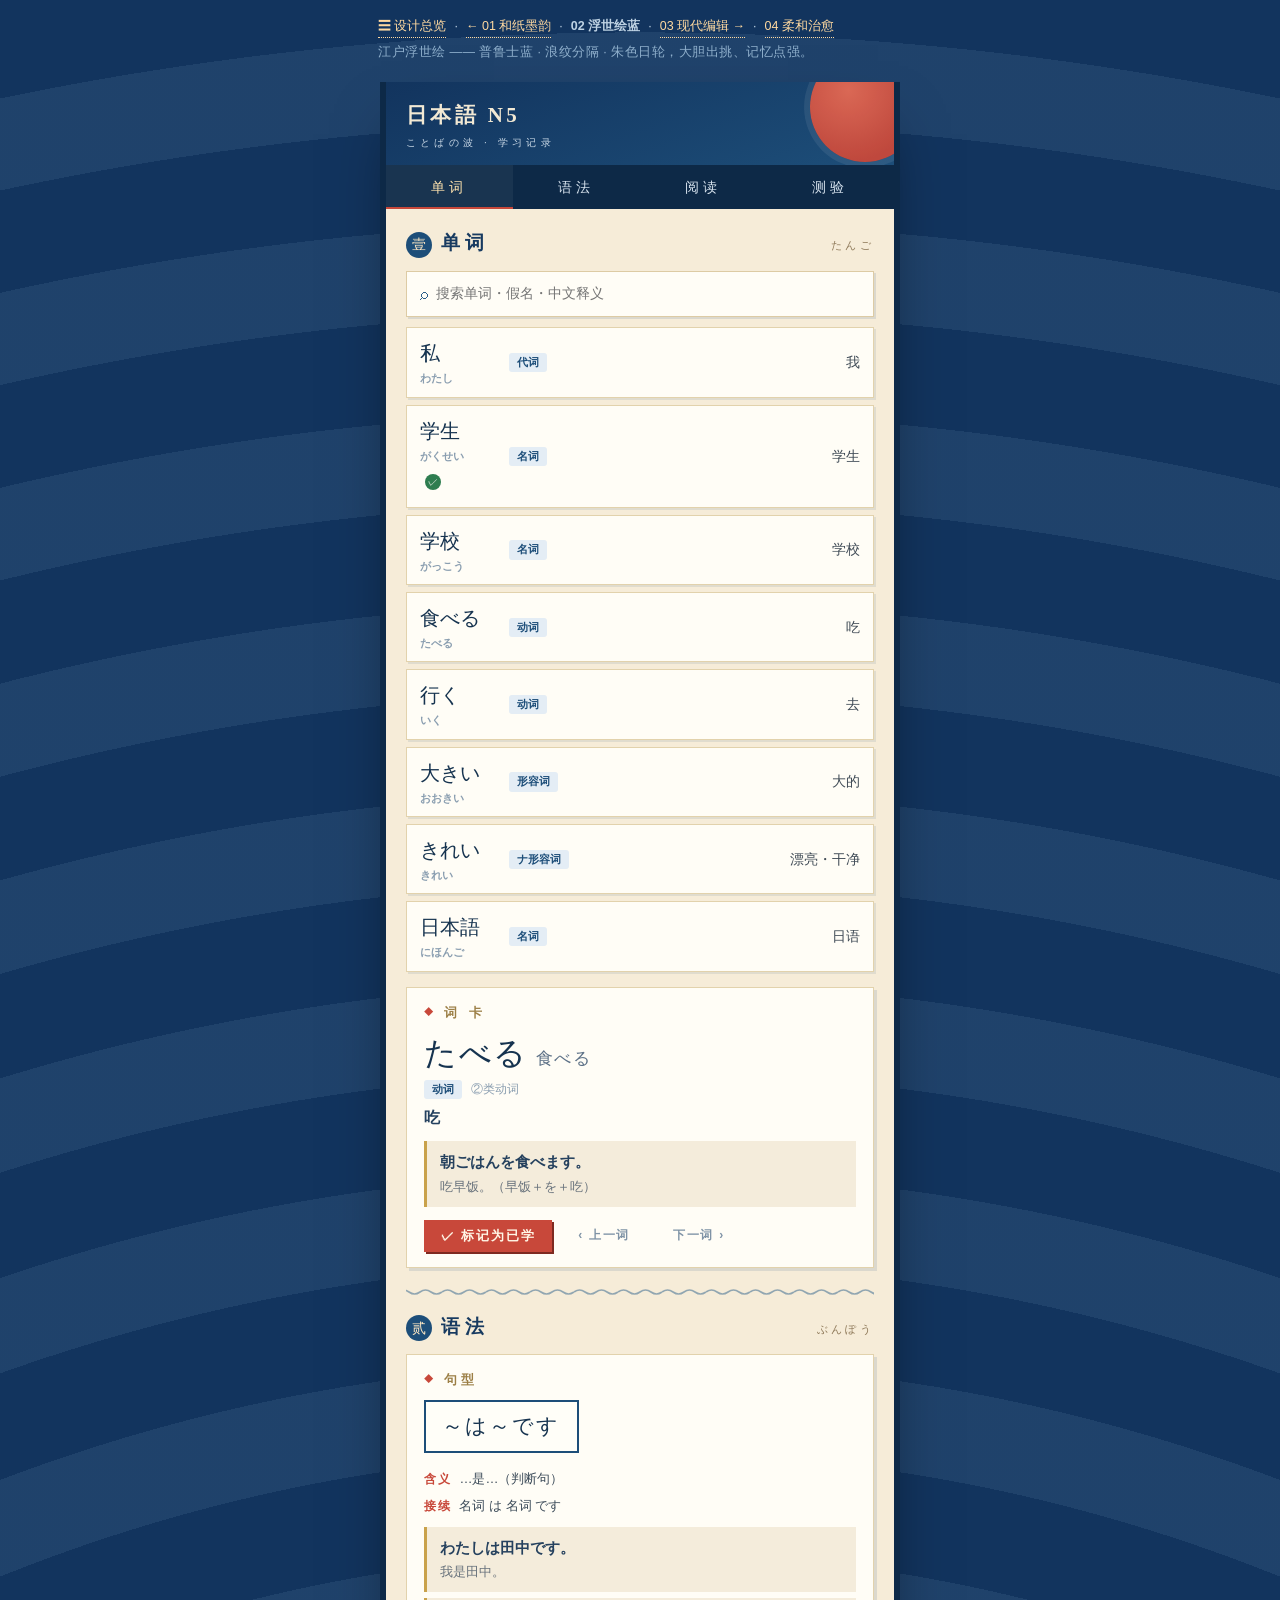
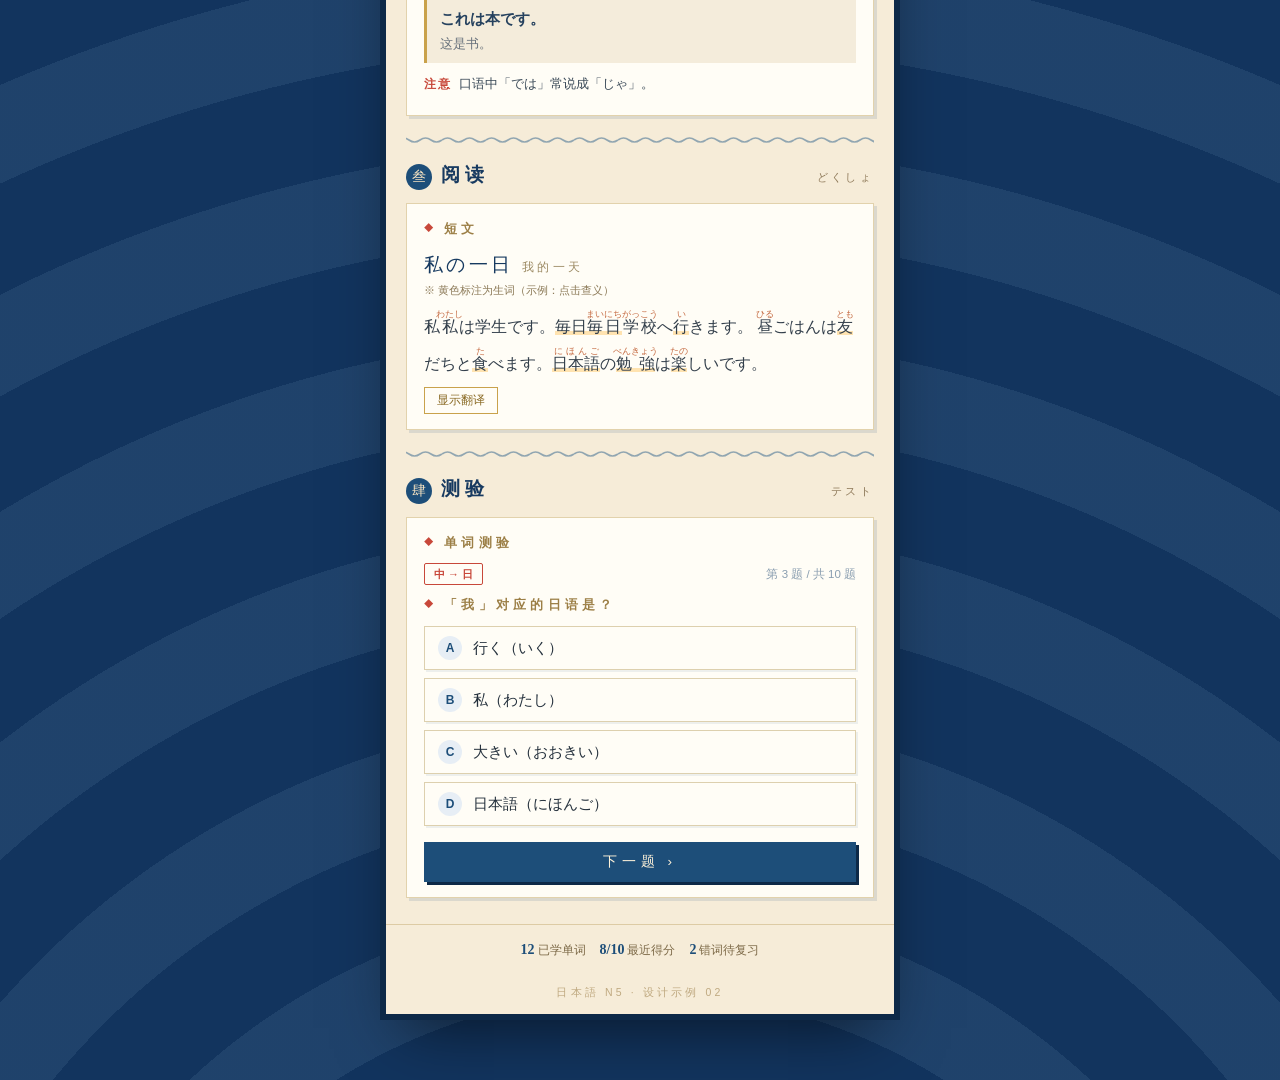
<file: design/02-ukiyoe.html>
<!DOCTYPE html>
<html lang="zh-CN">
<head>
<meta charset="UTF-8">
<meta name="viewport" content="width=device-width, initial-scale=1">
<title>风格 02 浮世绘蓝 · N5 日语学习（设计示例）</title>
<style>
  :root {
    --deep: #12345e; --navy: #1d4e79; --wave: #2c5f8a; --pale: #7fa8c8;
    --paper: #f6ecd8; --card: #fffdf6; --ink: #24303c; --ink-soft: #64798c;
    --sun: #c8483a; --gold: #c9a24b; --green: #2e7d4f;
    --serif: "Hiragino Mincho ProN", "Yu Mincho", "Noto Serif JP", "Noto Serif SC", "Songti SC", serif;
    --sans: "Hiragino Sans", "Yu Gothic", "Noto Sans JP", "Microsoft YaHei", sans-serif;
  }
  * { box-sizing: border-box; margin: 0; padding: 0; }
  body {
    background: var(--deep);
    background-image: radial-gradient(rgba(255,255,255,.05) 1.5px, transparent 2px), repeating-radial-gradient(circle at 50% 118%, rgba(127,168,200,.12) 0 90px, transparent 90px 190px);
    color: var(--ink); font-family: var(--sans); line-height: 1.65;
  }
  .metabar { max-width: 560px; margin: 0 auto; padding: 16px 18px 0; font-size: 12.5px; color: #bfd3e4; display: flex; flex-wrap: wrap; gap: 4px 8px; }
  .metabar a { color: #ffd9a0; text-decoration: none; border-bottom: 1px dotted #ffd9a0; }
  .metabar .desc { width: 100%; color: #8fb0cd; font-size: 12.5px; letter-spacing: .04em; }
  .stage { padding: 20px 12px 60px; }
  .app { max-width: 520px; margin: 0 auto; background: var(--paper); box-shadow: 0 30px 60px -22px rgba(0,0,0,.55); position: relative; }
  .frame { border: 6px solid #0d2947; border-top: 0; }
  header { background: linear-gradient(160deg, var(--deep), var(--navy)); color: #f2e9d4; padding: 16px 20px 14px; display: flex; align-items: center; gap: 12px; position: relative; overflow: hidden; }
  header::after { content: ""; position: absolute; right: -26px; top: -30px; width: 110px; height: 110px; border-radius: 50%; background: radial-gradient(circle at 35% 35%, #e56a54, var(--sun) 70%); opacity: .95; box-shadow: 0 0 0 6px rgba(255,255,255,.08); }
  .brand { font-family: var(--serif); font-size: 21px; letter-spacing: .16em; font-weight: 600; }
  .brand small { display: block; font-family: var(--sans); font-size: 10px; letter-spacing: .42em; color: #c9d8e6; font-weight: 400; margin-top: 2px; }
  .tabs { display: flex; background: #0d2947; }
  .tabs a { flex: 1; text-align: center; padding: 9px 0 8px; font-size: 14px; color: #d7e3ee; text-decoration: none; letter-spacing: .3em; border-top: 2px solid transparent; border-bottom: 2px solid transparent; }
  .tabs a.cur { color: #ffe3ae; border-bottom-color: var(--sun); background: rgba(255,255,255,.05); }
  main { padding: 4px 20px 20px; }
  .wave { height: 7px; margin: 14px 0 2px; background: url("data:image/svg+xml;utf8,<svg xmlns='http://www.w3.org/2000/svg' viewBox='0 0 44 7' preserveAspectRatio='none'><path d='M0 4 Q5.5 0 11 4 T22 4 T33 4 T44 4' fill='none' stroke='%232c5f8a' stroke-width='1.6'/></svg>") repeat-x bottom; opacity: .5; background-size: 44px 7px; }
  section { padding: 14px 0 6px; }
  .sec-head { display: flex; align-items: baseline; gap: 9px; margin-bottom: 12px; }
  .sec-head .no { display: inline-flex; width: 26px; height: 26px; background: var(--navy); color: #ffe9c4; font-family: var(--serif); font-size: 14px; align-items: center; justify-content: center; border-radius: 50%; flex: none; }
  .sec-head h2 { font-size: 19px; font-weight: 700; letter-spacing: .24em; color: #173a60; }
  .sec-head .jp { margin-left: auto; font-size: 11px; color: #8f7a5a; letter-spacing: .3em; }
  .search { display: flex; align-items: center; gap: 8px; background: var(--card); border: 1px solid #ddcba4; padding: 9px 13px; margin-bottom: 10px; box-shadow: 2px 2px 0 rgba(29,78,121,.12); }
  .search i { font-style: normal; color: var(--wave); font-size: 16px; }
  .search input { flex: 1; border: 0; background: none; outline: none; font: inherit; font-size: 13.5px; color: var(--ink); }
  ul.words { list-style: none; }
  ul.words li { display: flex; align-items: center; gap: 11px; background: var(--card); padding: 9px 13px; margin-bottom: 7px; border: 1px solid #e2d2ac; box-shadow: 2px 2px 0 rgba(29,78,121,.10); transition: transform .1s ease; }
  ul.words li:hover { transform: translateY(-1px); }
  ul.words .wk { font-family: var(--serif); font-size: 20px; min-width: 78px; color: #16334f; }
  ul.words .wk em { display: block; font-style: normal; font-family: var(--sans); font-size: 10.5px; color: #8a9eb0; font-weight: 600; }
  ul.words .wk.sealed::after { content: "✓"; color: var(--card); background: var(--green); font-size: 10px; border-radius: 50%; width: 16px; height: 16px; display: inline-flex; align-items: center; justify-content: center; margin-left: 5px; vertical-align: 3px; }
  .pos { font-size: 10.5px; color: var(--navy); background: #e4edf5; border-radius: 3px; padding: 1px 8px; flex: none; font-weight: 600; white-space: nowrap; }
  ul.words .wm { flex: 1; text-align: right; font-size: 14px; color: #3f4a55; }
  .card { background: var(--card); border: 1px solid #e2d2ac; padding: 15px 17px; box-shadow: 3px 3px 0 rgba(29,78,121,.12); position: relative; }
  .card h3 { font-size: 12.5px; letter-spacing: .34em; color: #9c7f46; margin-bottom: 10px; font-weight: 700; }
  .card h3::before { content: "◆ "; color: var(--sun); font-size: 9px; vertical-align: 2px; }
  .dkana { font-family: var(--serif); font-size: 32px; line-height: 1.3; color: #16334f; letter-spacing: .05em; }
  .dkana .kanji { font-size: 17px; color: #5c7086; margin-left: 8px; }
  .drow { display: flex; gap: 9px; align-items: center; margin-top: 5px; flex-wrap: wrap; }
  .dme { font-size: 16px; font-weight: 700; color: #24415f; margin: 5px 0 10px; }
  .ex { background: #f4ecdb; border-left: 3px solid var(--gold); padding: 9px 13px; font-size: 12.5px; color: #68727c; }
  .ex b { display: block; font-size: 15px; color: #25415e; margin-bottom: 2px; font-weight: 600; }
  .dacts { display: flex; gap: 9px; margin-top: 13px; flex-wrap: wrap; }
  .btn { border: 1.5px solid var(--navy); background: transparent; color: var(--navy); padding: 6px 16px; font-size: 13px; cursor: pointer; letter-spacing: .14em; font-weight: 600; }
  .btn:hover { background: var(--navy); color: #fff3da; }
  .btn.red { background: var(--sun); border-color: var(--sun); color: #fff6e6; box-shadow: 2px 2px 0 #7e2a20; }
  .btn.ghost { border-color: transparent; color: #7f93a6; font-size: 12px; }
  .pattern { display: inline-block; border: 2px double var(--navy); padding: 7px 16px; font-family: var(--serif); font-size: 21px; color: #16334f; background: #fffef8; margin-bottom: 10px; letter-spacing: .1em; }
  .gmeta { font-size: 13px; margin: 5px 0; }
  .gmeta b { color: var(--sun); font-size: 12px; margin-right: 8px; letter-spacing: .14em; }
  .gmeta span { color: #3b4a58; }
  .r-title { font-family: var(--serif); font-size: 19px; color: #173a60; letter-spacing: .18em; }
  .r-title span { font-size: 12px; color: #9c8a63; margin-left: 8px; }
  .r-body { font-family: var(--serif); font-size: 16px; line-height: 2.3; margin: 10px 0 4px; color: #333f4b; }
  ruby rt { font-size: 9px; color: #c4683f; }
  i.gl { font-style: normal; background: linear-gradient(transparent 78%, #ffe3b0 78%); cursor: pointer; }
  .legend { font-size: 11px; color: #8c7a58; margin-bottom: 8px; }
  .tr-toggle { border: 1px solid var(--gold); color: #8a6a24; background: transparent; font-size: 12px; padding: 4px 12px; cursor: pointer; }
  .tr-cn { display: none; background: #f4ecdb; border-left: 3px solid var(--gold); padding: 9px 13px; font-size: 13px; color: #5d6a76; margin-top: 9px; }
  .tr-cn.open { display: block; }
  .q-head { display: flex; align-items: center; gap: 8px; flex-wrap: wrap; }
  .q-chip { font-size: 11px; color: var(--sun); border: 1px solid var(--sun); padding: 1px 9px; border-radius: 2px; font-weight: 700; }
  .q-count { margin-left: auto; font-size: 11.5px; color: #8a9eb0; }
  .quiz h3 { font-size: 17px; color: #173a60; margin: 8px 0 12px; }
  .opt { display: flex; align-items: center; gap: 11px; width: 100%; text-align: left; background: var(--card); border: 1.5px solid #ddd0ae; padding: 9px 13px; font-size: 15px; cursor: pointer; font-family: var(--sans); color: var(--ink); margin-bottom: 8px; box-shadow: 2px 2px 0 rgba(29,78,121,.08); }
  .opt:hover { border-color: var(--wave); }
  .opt .k { width: 24px; height: 24px; border-radius: 50%; background: #e7eef5; color: var(--navy); font-size: 12px; display: flex; align-items: center; justify-content: center; flex: none; font-weight: 700; }
  .opt.on-correct { background: #e7f2ea; border-color: var(--green); }
  .opt.on-correct .k { background: var(--green); color: #fff; }
  .opt.on-wrong { background: #f9e7e2; border-color: var(--sun); }
  .opt.on-wrong .k { background: var(--sun); color: #fff; }
  .quiz-feedback { display: none; font-size: 13.5px; padding: 10px 13px; margin: 2px 0 4px; }
  .quiz-feedback.show { display: block; }
  .quiz-feedback .ok, .quiz-feedback .ng { display: none; }
  .quiz-feedback.is-ok .ok, .quiz-feedback.is-ng .ng { display: block; }
  .quiz-feedback.is-ok { background: #e7f2ea; border: 1px solid #bfd9c6; color: #24553a; }
  .quiz-feedback.is-ng { background: #f9e7e2; border: 1px solid #e7c0b6; color: #8a3425; }
  .next { width: 100%; margin-top: 8px; background: var(--navy); border: 1.5px solid var(--navy); color: #fff3da; padding: 10px; font-size: 13.5px; letter-spacing: .34em; cursor: pointer; box-shadow: 3px 3px 0 #0d2947; }
  .next:hover { background: #173a60; }
  .summary { display: flex; justify-content: center; gap: 14px; padding: 13px 10px; border-top: 1px solid #ddcba4; font-size: 12px; color: #7d6a48; flex-wrap: wrap; }
  .summary b { color: var(--navy); font-size: 14px; margin-right: 3px; font-family: var(--serif); }
  footer { text-align: center; color: #bfa980; font-size: 10.5px; letter-spacing: .3em; padding: 10px 0 13px; }
</style>
</head>
<body>
<div class="metabar">
  <a href="index.html">☰ 设计总览</a> ·
  <a href="01-washi.html">← 01 和纸墨韵</a> ·
  <strong>02 浮世绘蓝</strong> ·
  <a href="03-editorial.html">03 现代编辑 →</a> ·
  <a href="04-soft.html">04 柔和治愈</a>
  <span class="desc">江户浮世绘 —— 普鲁士蓝 · 浪纹分隔 · 朱色日轮，大胆出挑、记忆点强。</span>
</div>

<div class="stage">
  <div class="app">
    <div class="frame">
      <header>
        <div class="brand">日本語 N5<small>ことばの波 · 学习记录</small></div>
      </header>
      <nav class="tabs">
        <a class="cur" href="#words">单词</a>
        <a href="#grammar">语法</a>
        <a href="#reading">阅读</a>
        <a href="#quiz">测验</a>
      </nav>

      <main>
        <section id="words">
          <div class="sec-head"><span class="no">壹</span><h2>单词</h2><span class="jp">たんご</span></div>
          <div class="search"><i>⌕</i><input placeholder="搜索单词・假名・中文释义"></div>
          <ul class="words">
            <li><span class="wk">私<em>わたし</em></span><span class="pos">代词</span><span class="wm">我</span></li>
            <li><span class="wk sealed">学生<em>がくせい</em></span><span class="pos">名词</span><span class="wm">学生</span></li>
            <li><span class="wk">学校<em>がっこう</em></span><span class="pos">名词</span><span class="wm">学校</span></li>
            <li><span class="wk">食べる<em>たべる</em></span><span class="pos">动词</span><span class="wm">吃</span></li>
            <li><span class="wk">行く<em>いく</em></span><span class="pos">动词</span><span class="wm">去</span></li>
            <li><span class="wk">大きい<em>おおきい</em></span><span class="pos">形容词</span><span class="wm">大的</span></li>
            <li><span class="wk">きれい<em>きれい</em></span><span class="pos">ナ形容词</span><span class="wm">漂亮・干净</span></li>
            <li><span class="wk">日本語<em>にほんご</em></span><span class="pos">名词</span><span class="wm">日语</span></li>
          </ul>

          <div class="card" style="margin-top:15px">
            <h3>词 卡</h3>
            <div class="dkana">たべる<span class="kanji">食べる</span></div>
            <div class="drow"><span class="pos">动词</span><span style="font-size:12px;color:#8a9eb0">②类动词</span></div>
            <div class="dme">吃</div>
            <div class="ex"><b>朝ごはんを食べます。</b><span>吃早饭。（早饭＋を＋吃）</span></div>
            <div class="dacts">
              <button class="btn red">✓ 标记为已学</button>
              <button class="btn ghost">‹ 上一词</button>
              <button class="btn ghost">下一词 ›</button>
            </div>
          </div>
        </section>
        <div class="wave"></div>

        <section id="grammar">
          <div class="sec-head"><span class="no">贰</span><h2>语法</h2><span class="jp">ぶんぽう</span></div>
          <div class="card">
            <h3>句型</h3>
            <span class="pattern">～は～です</span>
            <p class="gmeta"><b>含义</b><span>…是…（判断句）</span></p>
            <p class="gmeta"><b>接续</b><span>名词 は 名词 です</span></p>
            <div style="margin-top:10px">
              <div class="ex"><b>わたしは田中です。</b><span>我是田中。</span></div>
              <div class="ex" style="margin-top:6px"><b>これは本です。</b><span>这是书。</span></div>
            </div>
            <p class="gmeta" style="margin-top:10px"><b>注意</b><span>口语中「では」常说成「じゃ」。</span></p>
          </div>
        </section>
        <div class="wave"></div>

        <section id="reading">
          <div class="sec-head"><span class="no">叁</span><h2>阅读</h2><span class="jp">どくしょ</span></div>
          <div class="card">
            <h3>短文</h3>
            <div class="r-title">私の一日<span>我的一天</span></div>
            <p class="legend">※ 黄色标注为生词（示例：点击查义）</p>
            <p class="r-body">
              私<ruby>私<rt>わたし</rt></ruby>は学生です。<i class="gl">毎日<ruby>毎日<rt>まいにち</rt></ruby></i><ruby>学校<rt>がっこう</rt></ruby>へ<i class="gl"><ruby>行<rt>い</rt></ruby></i>きます。
              <ruby>昼<rt>ひる</rt></ruby>ごはんは<i class="gl"><ruby>友<rt>とも</rt></ruby></i>だちと<i class="gl"><ruby>食<rt>た</rt></ruby></i>べます。<i class="gl"><ruby>日本語<rt>にほんご</rt></ruby></i>の<i class="gl"><ruby>勉強<rt>べんきょう</rt></ruby></i>は<i class="gl"><ruby>楽<rt>たの</rt></ruby></i>しいです。
            </p>
            <button class="tr-toggle">显示翻译</button>
            <p class="tr-cn">我是学生。每天去学校。午饭和朋友一起吃。学习日语很开心。</p>
          </div>
        </section>
        <div class="wave"></div>

        <section id="quiz">
          <div class="sec-head"><span class="no">肆</span><h2>测验</h2><span class="jp">テスト</span></div>
          <div class="card">
            <h3>单词测验</h3>
            <div class="q-head"><span class="q-chip">中 → 日</span><span class="q-count">第 3 题 / 共 10 题</span></div>
            <h3 style="margin-top:10px">「我」对应的日语是？</h3>
            <button class="opt" data-opt="0"><span class="k">A</span><span>行く（いく）</span></button>
            <button class="opt" data-opt="1"><span class="k">B</span><span>私（わたし）</span></button>
            <button class="opt" data-opt="0"><span class="k">C</span><span>大きい（おおきい）</span></button>
            <button class="opt" data-opt="0"><span class="k">D</span><span>日本語（にほんご）</span></button>
            <div class="quiz-feedback"><span class="ok">正解！「私」读作 わたし。</span><span class="ng">不对哦 —— 正确答案是「私」，读作 わたし。</span></div>
            <button class="next">下一题 ›</button>
          </div>
        </section>
      </main>

      <div class="summary">
        <span><b>12</b>已学单词</span>
        <span><b>8/10</b>最近得分</span>
        <span><b>2</b>错词待复习</span>
      </div>
      <footer>日本語 N5 · 设计示例 02</footer>
    </div>
  </div>
</div>

<script>
(function () {
  var q = document.querySelector('.quiz');
  if (q) {
    q.addEventListener('click', function (e) {
      var b = e.target.closest('[data-opt]');
      if (!b || q.classList.contains('done')) return;
      var right = b.getAttribute('data-opt') === '1';
      q.classList.add('done');
      b.classList.add(right ? 'on-correct' : 'on-wrong');
      if (!right) { var ok = q.querySelector('[data-opt="1"]'); if (ok) ok.classList.add('on-correct'); }
      var fb = q.querySelector('.quiz-feedback');
      if (fb) { fb.classList.add('show'); fb.classList.add(right ? 'is-ok' : 'is-ng'); }
    });
  }
  var t = document.querySelector('.tr-toggle');
  var box = document.querySelector('.tr-cn');
  if (t && box) {
    t.addEventListener('click', function () {
      var open = box.classList.toggle('open');
      t.textContent = open ? '隐藏翻译' : '显示翻译';
    });
  }
})();
</script>
</body>
</html>
</file>
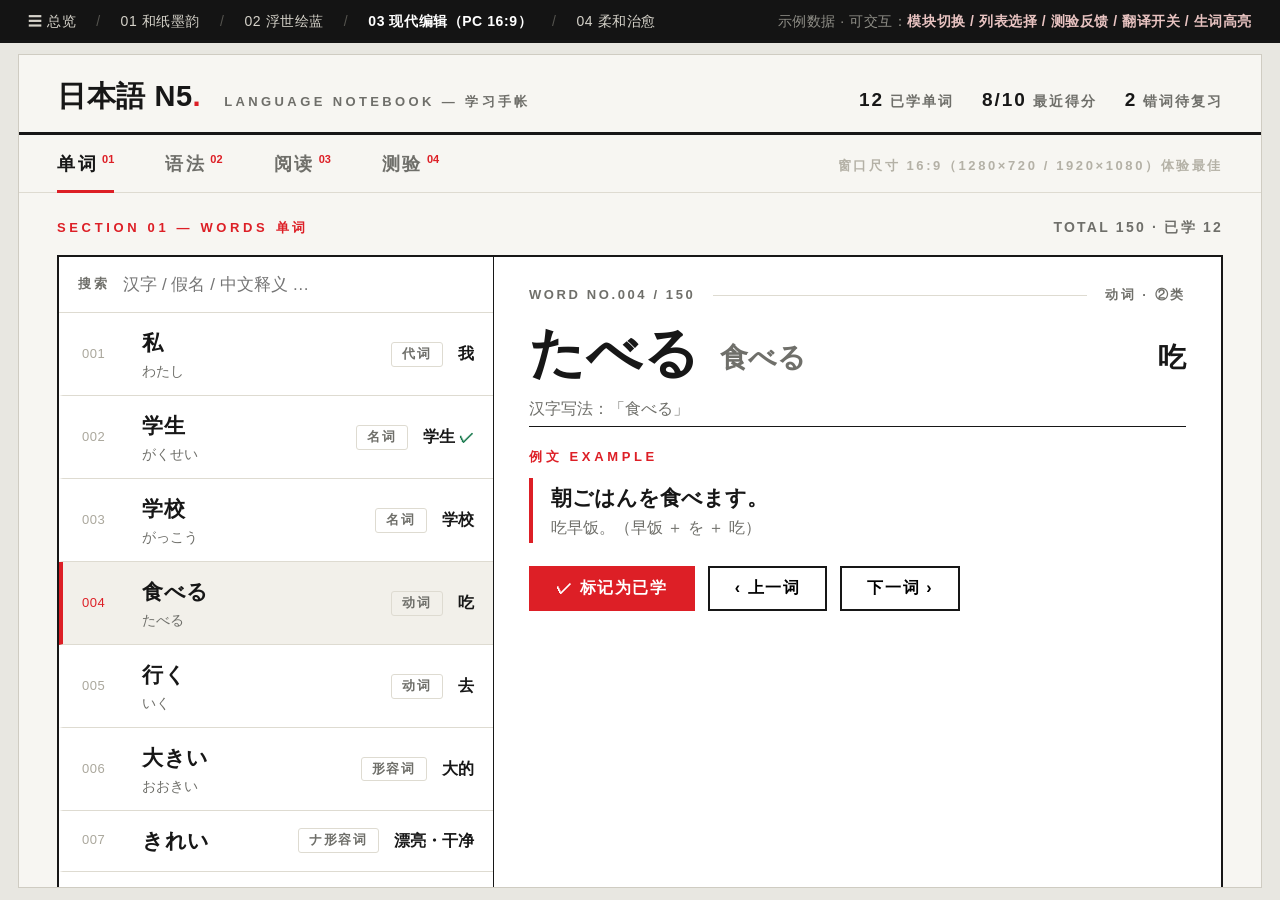
<file: design/03-editorial.html>
<!DOCTYPE html>
<html lang="zh-CN">
<head>
<meta charset="UTF-8">
<meta name="viewport" content="width=device-width, initial-scale=1">
<title>风格 03 现代编辑（PC 16:9 桌面版） · N5 日语学习（设计示例）</title>
<style>
  :root {
    --ink: #171717; --ink2: #6f6f6a; --paper: #f7f6f2; --card: #ffffff; --line: #dedbd1;
    --red: #dd1f26; --green: #1a7a4e; --sel: #f2f0ea;
    --sans: -apple-system, "Segoe UI", "Hiragino Sans", "Yu Gothic", "Noto Sans JP", "Microsoft YaHei", sans-serif;
  }
  * { box-sizing: border-box; margin: 0; padding: 0; }
  html, body { height: 100%; }
  body { background: #e8e7e1; color: var(--ink); font-family: var(--sans); line-height: 1.6; overflow: hidden; }

  /* —— 顶部风格切换条（浏览器外壳示意）—— */
  .meta {
    height: 43px; background: #141414; color: #a5a49c; display: flex; align-items: center;
    gap: 20px; padding: 0 28px; font-size: 14px; letter-spacing: .04em;
  }
  .meta a { color: #d6d3ca; text-decoration: none; }
  .meta a:hover { color: #fff; }
  .meta .cur { color: #fff; font-weight: 700; }
  .meta .sp { color: #55544f; }
  .meta .right { margin-left: auto; color: #8f8e87; }
  .meta .right b { color: #e8c3c1; }

  /* —— 主画布（16:9 应用桌面）—— */
  .sheet {
    height: calc(100% - 43px - 23px); margin: 11px 18px 11px;
    background: var(--paper); border: 1px solid #cfccc2;
    display: flex; flex-direction: column; overflow: hidden;
  }

  /* 报头 */
  .masthead { padding: 18px 38px 13px; border-bottom: 3px solid var(--ink); display: flex; align-items: baseline; gap: 23px; flex: none; }
  .brand { font-size: 29px; font-weight: 800; letter-spacing: .02em; white-space: nowrap; }
  .brand .dot { color: var(--red); }
  .vol { font-size: 13px; letter-spacing: .26em; color: var(--ink2); font-weight: 700; text-transform: uppercase; }
  .stats { margin-left: auto; display: flex; gap: 28px; font-size: 14px; letter-spacing: .14em; color: var(--ink2); font-weight: 700; }
  .stats b { font-size: 19px; color: var(--ink); margin-right: 6px; font-variant-numeric: tabular-nums; }

  /* 模块导航 */
  .nav { display: flex; align-items: baseline; gap: 0; padding: 0 38px; border-bottom: 1px solid var(--line); flex: none; }
  .nav a { padding: 15px 23px 13px 0; margin-right: 28px; font-size: 18px; color: var(--ink2); text-decoration: none; font-weight: 700; letter-spacing: .14em; position: relative; }
  .nav a sup { font-size: 11px; color: var(--red); margin-left: 4px; letter-spacing: 0; }
  .nav a::after { content: ""; position: absolute; left: 0; right: 23px; bottom: -1px; height: 3px; background: transparent; }
  .nav a.cur { color: var(--ink); }
  .nav a.cur::after { background: var(--red); }
  .nav .hint { margin-left: auto; font-size: 13px; letter-spacing: .2em; color: #b4b1a6; font-weight: 600; }

  /* 视图区 */
  .area { flex: 1; position: relative; }
  .view { display: none; height: 100%; overflow-y: auto; padding: 23px 38px 13px; }
  .view.active { display: block; }
  .inner { max-width: 1500px; margin: 0 auto; }
  .inner.narrow { max-width: 1075px; }

  .v-head { display: flex; align-items: baseline; gap: 20px; margin-bottom: 16px; }
  .v-head .tag { font-size: 13px; letter-spacing: .28em; color: var(--red); font-weight: 800; }
  .v-head h2 { font-size: 30px; font-weight: 800; letter-spacing: .03em; }
  .v-head .idx { margin-left: auto; font-size: 14px; color: var(--ink2); letter-spacing: .16em; font-weight: 600; font-variant-numeric: tabular-nums; }

  /* 主从栏：列表 + 详情 */
  .split { display: grid; grid-template-columns: 435px minmax(0, 1fr); border: 2px solid var(--ink); background: var(--card); }
  .col-list { border-right: 1px solid var(--ink); display: flex; flex-direction: column; min-height: 0; }
  .col-list .search { display: flex; align-items: center; gap: 13px; padding: 14px 19px; border-bottom: 1px solid var(--line); }
  .col-list .search::before { content: "搜索"; font-size: 13px; letter-spacing: .24em; color: var(--ink2); font-weight: 800; flex: none; }
  .col-list .search input { flex: 1; min-width: 0; border: 0; outline: none; font: inherit; font-size: 17px; background: none; color: var(--ink); }
  .col-list ul { list-style: none; overflow-y: auto; min-height: 0; }
  .col-list li { display: grid; grid-template-columns: 45px minmax(0,1fr) auto auto; align-items: center; gap: 15px; padding: 13px 19px; cursor: pointer; border-bottom: 1px solid var(--line); border-left: 4px solid transparent; }
  .col-list li:hover { background: #faf9f5; }
  .col-list li.sel { background: var(--sel); border-left-color: var(--red); }
  .col-list li.sel .num { color: var(--red); }
  .col-list .num { font-size: 13px; color: #aaa79c; font-variant-numeric: tabular-nums; letter-spacing: .04em; }
  .col-list .w-main { min-width: 0; }
  .col-list .w-main b { font-size: 21px; letter-spacing: .03em; }
  .col-list .w-main em { display: block; font-style: normal; font-size: 14px; color: var(--ink2); }
  .pos { font-size: 13px; letter-spacing: .14em; color: var(--ink2); border: 1px solid var(--line); padding: 1px 10px; border-radius: 3px; flex: none; font-weight: 700; white-space: nowrap; }
  .col-list .w-me { text-align: right; font-size: 16px; font-weight: 700; white-space: nowrap; }
  .learned::after { content: " ✓"; color: var(--green); font-size: 15px; }

  /* 详情 */
  .col-detail { padding: 28px 35px; min-width: 0; }
  .d-meta { display: flex; align-items: center; gap: 18px; font-size: 13px; letter-spacing: .2em; color: var(--ink2); font-weight: 700; }
  .d-meta .bar { flex: 1; border-top: 1px solid var(--line); }
  .d-hero { display: flex; align-items: flex-end; gap: 20px; margin: 20px 0 15px; flex-wrap: wrap; }
  .d-kana { font-size: 55px; font-weight: 800; line-height: 1; letter-spacing: .02em; }
  .d-kanji { font-size: 28px; color: var(--ink2); font-weight: 700; }
  .d-me { margin-left: auto; font-size: 28px; font-weight: 800; }
  .d-hero-note { font-size: 16px; color: var(--ink2); }
  .d-sep { border: 0; border-top: 1px solid var(--ink); margin: 5px 0 20px; }
  .lab { font-size: 13px; letter-spacing: .28em; color: var(--red); font-weight: 800; margin-bottom: 8px; }
  .ex { border-left: 4px solid var(--red); padding: 3px 0 3px 18px; margin: 10px 0 18px; }
  .ex b { display: block; font-size: 21px; font-weight: 700; }
  .ex span { font-size: 16px; color: var(--ink2); }
  .dacts { display: flex; gap: 13px; margin-top: 23px; flex-wrap: wrap; }
  .btn { border: 2px solid var(--ink); background: none; padding: 10px 25px; font-size: 16px; font-weight: 700; cursor: pointer; letter-spacing: .1em; font-family: var(--sans); }
  .btn:hover { background: var(--ink); color: #fff; }
  .btn.fill { background: var(--red); border-color: var(--red); color: #fff; }
  .btn.fill:hover { background: #b5121b; border-color: #b5121b; }
  .btn.ghost { border-color: transparent; color: var(--ink2); padding-left: 10px; padding-right: 10px; }
  .btn.on { background: var(--ink); border-color: var(--ink); color: #fff; }

  /* 语法 */
  .grp-label { display: flex; align-items: center; gap: 13px; font-size: 13px; letter-spacing: .26em; color: var(--red); font-weight: 800; margin: 18px 0 5px; }
  .grp-label::after { content: ""; flex: 1; border-top: 1px solid var(--line); }
  .grp-label:first-child { margin-top: 0; }
  .col-list li.glab { display: block; padding: 13px 19px 0; cursor: default; }
  .col-list li.glab:hover { background: transparent; }
  .col-list li.glab .grp-label { margin: 0; }
  .col-list li .g-main { min-width: 0; }
  .col-list li .g-main b { font-size: 19px; letter-spacing: .05em; }
  .col-list li .g-main em { display: block; font-style: normal; font-size: 14px; color: var(--ink2); }
  .g-pattern { font-size: 43px; font-weight: 800; letter-spacing: .06em; border-bottom: 5px solid var(--ink); display: inline-block; padding-bottom: 8px; }
  .gmeta { display: grid; grid-template-columns: 105px 1fr; gap: 15px; padding: 11px 0; border-bottom: 1px solid var(--line); font-size: 18px; }
  .gmeta b { font-size: 13px; color: var(--red); letter-spacing: .22em; padding-top: 5px; font-weight: 800; }
  .gmeta span { line-height: 1.75; }
  .gmeta .ex { margin: 0; }

  /* 阅读 */
  .read-grid { display: grid; grid-template-columns: minmax(0, 1fr) 375px; border: 2px solid var(--ink); background: var(--card); }
  .read-main { padding: 33px 40px; min-width: 0; }
  .r-title { font-size: 31px; font-weight: 800; letter-spacing: .02em; }
  .r-title span { font-size: 18px; color: var(--ink2); font-weight: 500; margin-left: 13px; }
  .r-meta { display: flex; gap: 20px; margin-top: 18px; padding-bottom: 15px; border-bottom: 1px solid var(--line); font-size: 14px; letter-spacing: .18em; color: var(--ink2); font-weight: 700; }
  .r-body { font-size: 24px; line-height: 2.45; margin: 23px 0 15px; font-weight: 500; }
  ruby rt { font-size: 12px; color: var(--ink2); font-weight: 400; }
  i.gl { font-style: normal; border-bottom: 2px solid var(--red); padding-bottom: 1px; cursor: pointer; }
  i.gl.hit { background: var(--sel); box-shadow: inset 0 -4px 0 var(--red); }
  .tr-toggle { border: 1px solid var(--ink); background: none; padding: 8px 20px; font-size: 16px; font-weight: 700; cursor: pointer; letter-spacing: .12em; font-family: var(--sans); }
  .tr-toggle:hover { background: var(--ink); color: #fff; }
  .tr-cn { display: none; font-size: 17px; color: var(--ink2); padding: 15px 0 3px; border-top: 1px dashed var(--line); margin-top: 15px; }
  .tr-cn.open { display: block; }
  .aside { border-left: 1px solid var(--ink); padding: 25px 23px; background: #fbfaf7; min-width: 0; }
  .aside h4 { font-size: 13px; letter-spacing: .3em; color: var(--red); font-weight: 800; margin-bottom: 5px; }
  .aside .note { font-size: 13px; color: var(--ink2); letter-spacing: .04em; margin-bottom: 15px; }
  .aside ul { list-style: none; }
  .aside li { display: grid; grid-template-columns: 35px minmax(0,1fr) auto; gap: 10px; align-items: baseline; padding: 10px 8px; border-bottom: 1px solid var(--line); cursor: pointer; }
  .aside li:hover { background: var(--sel); }
  .aside li.hit { background: var(--sel); box-shadow: inset 4px 0 0 var(--red); }
  .aside li .n { font-size: 13px; color: #aaa79c; font-variant-numeric: tabular-nums; }
  .aside li .g-w { font-size: 18px; font-weight: 800; min-width: 0; overflow: hidden; text-overflow: ellipsis; }
  .aside li .g-k { font-size: 14px; color: var(--ink2); font-weight: 500; }
  .aside li .g-m { font-size: 14px; color: var(--ink2); text-align: right; }
  .aside .tip { margin-top: 18px; font-size: 14px; color: #a29f94; letter-spacing: .06em; }

  /* 测验 */
  .quiz-card { border: 2px solid var(--ink); background: var(--card); padding: 33px 38px; }
  .q-meta { display: flex; align-items: center; gap: 18px; font-size: 13px; letter-spacing: .2em; color: var(--ink2); font-weight: 800; }
  .q-meta .chip { border: 1px solid var(--ink); padding: 3px 11px; font-size: 13px; letter-spacing: .1em; color: var(--ink); }
  .q-meta .bar { flex: 1; border-top: 1px solid var(--line); }
  .q-prog { width: 200px; height: 4px; background: var(--line); }
  .q-prog i { display: block; width: 30%; height: 100%; background: var(--red); }
  .quiz-card h3 { font-size: 29px; font-weight: 800; margin: 23px 0 25px; letter-spacing: .02em; }
  .opts { display: grid; grid-template-columns: 1fr 1fr; gap: 15px; }
  .opt { display: flex; align-items: center; gap: 16px; text-align: left; border: 1px solid var(--line); background: none; padding: 16px 20px; font-size: 19px; font-weight: 600; cursor: pointer; font-family: var(--sans); color: var(--ink); transition: border-color .1s ease, background .1s ease; }
  .opt:hover { border-color: var(--ink); background: #faf9f5; }
  .opt .k { font-size: 13px; color: var(--ink2); letter-spacing: .08em; width: 25px; flex: none; }
  .opt.on-correct { border-color: var(--green); background: #f0f7f2; }
  .opt.on-correct .k::after { content: "✓"; color: var(--green); font-size: 15px; font-weight: 800; }
  .opt.on-wrong { border-color: var(--red); background: #fdf1f0; }
  .opt.on-wrong .k::after { content: "✕"; color: var(--red); font-size: 15px; font-weight: 800; }
  .quiz-feedback { display: none; font-size: 18px; padding: 15px 19px; margin-top: 20px; font-weight: 700; }
  .quiz-feedback.show { display: block; }
  .quiz-feedback .ok, .quiz-feedback .ng { display: none; }
  .quiz-feedback.is-ok .ok, .quiz-feedback.is-ng .ng { display: block; }
  .quiz-feedback.is-ok { background: #f0f7f2; color: var(--green); border-left: 4px solid var(--green); }
  .quiz-feedback.is-ng { background: #fdf1f0; color: #a3121a; border-left: 4px solid var(--red); }
  .q-acts { display: flex; align-items: center; gap: 18px; margin-top: 23px; }
  .next { border: 2px solid var(--ink); background: var(--ink); color: #fff; padding: 14px 43px; font-size: 17px; letter-spacing: .26em; cursor: pointer; font-weight: 800; }
  .next:hover { background: var(--red); border-color: var(--red); }
  .q-hint { font-size: 14px; color: var(--ink2); letter-spacing: .08em; }

  /* 页脚 */
  .foot { display: flex; gap: 23px; padding: 15px 38px 18px; border-top: 1px solid var(--line); font-size: 13px; letter-spacing: .22em; color: #a29f94; font-weight: 700; flex: none; }
  .foot .right { margin-left: auto; }

  @media (max-width: 1225px) {
    body { overflow: auto; }
    .stats { display: none; }
    .nav .hint { display: none; }
    .split { grid-template-columns: 1fr; }
    .col-list { border-right: 0; border-bottom: 1px solid var(--ink); max-height: 46vh; }
    .read-grid { grid-template-columns: 1fr; }
    .aside { border-left: 0; border-top: 1px solid var(--ink); }
    .opts { grid-template-columns: 1fr; }
  }
</style>
</head>
<body>
<div class="meta">
  <a href="index.html">☰ 总览</a><span class="sp">/</span>
  <a href="01-washi.html">01 和纸墨韵</a><span class="sp">/</span>
  <a href="02-ukiyoe.html">02 浮世绘蓝</a><span class="sp">/</span>
  <span class="cur">03 现代编辑（PC 16:9）</span><span class="sp">/</span>
  <a href="04-soft.html">04 柔和治愈</a>
  <span class="right">示例数据 · 可交互：<b>模块切换 / 列表选择 / 测验反馈 / 翻译开关 / 生词高亮</b></span>
</div>

<div class="sheet">
  <header class="masthead">
    <span class="brand">日本語 N5<span class="dot">.</span></span>
    <span class="vol">Language Notebook — 学习手帐</span>
    <span class="stats">
      <span><b>12</b>已学单词</span>
      <span><b>8/10</b>最近得分</span>
      <span><b>2</b>错词待复习</span>
    </span>
  </header>

  <nav class="nav">
    <a class="cur" href="#view-words" data-v="words">单词<sup>01</sup></a>
    <a href="#view-grammar" data-v="grammar">语法<sup>02</sup></a>
    <a href="#view-reading" data-v="reading">阅读<sup>03</sup></a>
    <a href="#view-quiz" data-v="quiz">测验<sup>04</sup></a>
    <span class="hint">窗口尺寸 16:9（1280×720 / 1920×1080）体验最佳</span>
  </nav>

  <main class="area">

    <!-- ============ 单词 ============ -->
    <section class="view active" id="view-words">
      <div class="inner">
        <div class="v-head">
          <span class="tag">SECTION 01 — WORDS 单词</span>
          <span class="idx">TOTAL 150 · 已学 12</span>
        </div>
        <div class="split">
          <div class="col-list">
            <div class="search"><input id="w-search" placeholder="汉字 / 假名 / 中文释义 …"></div>
            <ul id="w-rows"></ul>
          </div>
          <div class="col-detail">
            <div class="d-meta"><span id="d-no">WORD NO.004 / 150</span><span class="bar"></span><span id="d-pos2">动词 · ②类动词</span></div>
            <div class="d-hero">
              <span class="d-kana" id="d-kana">たべる</span>
              <span class="d-kanji" id="d-kanji">食べる</span>
              <span class="d-me" id="d-me">吃</span>
            </div>
            <div class="d-hero-note" id="d-note"></div>
            <hr class="d-sep">
            <div class="lab">例文 EXAMPLE</div>
            <div class="ex"><b id="d-ex">朝ごはんを食べます。</b><span id="d-excn">吃早饭。（早饭 ＋ を ＋ 吃）</span></div>
            <div class="dacts">
              <button class="btn fill" id="d-learn">✓ 标记为已学</button>
              <button class="btn" id="d-prev">‹ 上一词</button>
              <button class="btn" id="d-next">下一词 ›</button>
            </div>
          </div>
        </div>
      </div>
    </section>

    <!-- ============ 语法 ============ -->
    <section class="view" id="view-grammar">
      <div class="inner">
        <div class="v-head">
          <span class="tag">SECTION 02 — GRAMMAR 语法</span>
          <span class="idx">25 PATTERNS · 3 GROUPS · N5</span>
        </div>
        <div class="split">
          <div class="col-list">
            <ul id="g-list"></ul>
          </div>
          <div class="col-detail">
            <div class="d-meta"><span id="g-no">GRAMMAR NO.01 / 25</span><span class="bar"></span><span id="g-group2">组：句型</span></div>
            <div style="margin:23px 0 20px"><span class="g-pattern" id="g-pattern">〜は〜です</span></div>
            <div class="gmeta"><b>含义</b><span id="g-me">…是…（判断句）</span></div>
            <div class="gmeta"><b>接续</b><span id="g-conn">名词 は 名词 です</span></div>
            <div class="gmeta" id="g-ex-wrap" style="grid-template-columns:105px 1fr"><b>例文</b><span id="g-exs" style="padding:0"></span></div>
            <div class="gmeta" style="border-bottom:0"><b>注意</b><span id="g-note">口语中「では」常说成「じゃ」。</span></div>
          </div>
        </div>
      </div>
    </section>

    <!-- ============ 阅读 ============ -->
    <section class="view" id="view-reading">
      <div class="inner">
        <div class="v-head">
          <span class="tag">SECTION 03 — READING 阅读</span>
          <span class="idx">PASSAGE 1 / 3 · 难度 N5</span>
        </div>
        <div class="read-grid">
          <div class="read-main">
            <div class="r-title">私の一日<span>我的一天</span></div>
            <div class="r-meta"><span>第 1 篇 · 共 5 句</span><span>汉字注音：完整</span></div>
            <p class="r-body" id="r-body">
              私<ruby>私<rt>わたし</rt></ruby>は学生です。<i class="gl" data-i="0">毎日<ruby>毎日<rt>まいにち</rt></ruby></i><ruby>学校<rt>がっこう</rt></ruby>へ<i class="gl" data-i="1"><ruby>行<rt>い</rt></ruby></i>きます。<ruby>昼<rt>ひる</rt></ruby>ごはんは<i class="gl" data-i="2"><ruby>友<rt>とも</rt></ruby></i>だちと<i class="gl" data-i="3"><ruby>食<rt>た</rt></ruby></i>べます。<i class="gl" data-i="4"><ruby>日本語<rt>にほんご</rt></ruby></i>の<i class="gl" data-i="5"><ruby>勉強<rt>べんきょう</rt></ruby></i>は<i class="gl" data-i="6"><ruby>楽<rt>たの</rt></ruby></i>しいです。
            </p>
            <button class="tr-toggle">显示翻译</button>
            <p class="tr-cn">我是学生。每天去学校。午饭和朋友一起吃。学习日语很开心。</p>
          </div>
          <aside class="aside">
            <h4>生词 GLOSS</h4>
            <p class="note">正文中红色下划线词可点击，与右侧对应</p>
            <ul id="g-gloss"></ul>
            <p class="tip">最终实现中，点击生词将弹出完整释义卡片（含词性、例句）。</p>
          </aside>
        </div>
      </div>
    </section>

    <!-- ============ 测验 ============ -->
    <section class="view" id="view-quiz">
      <div class="inner narrow">
        <div class="v-head">
          <span class="tag">SECTION 04 — QUIZ 测验</span>
          <span class="idx">ROUND 3 / 10 · 10 QUESTIONS</span>
        </div>
        <div class="quiz-card">
          <div class="q-meta">
            <span class="chip">中 → 日</span>
            <span>QUESTION 03 / 10</span>
            <span class="bar"></span>
            <span class="q-prog"><i></i></span>
          </div>
          <h3>「我」对应的日语是？</h3>
          <div class="opts">
            <button class="opt" data-opt="0"><span class="k">A</span><span>行く（いく）</span></button>
            <button class="opt" data-opt="1"><span class="k">B</span><span>私（わたし）</span></button>
            <button class="opt" data-opt="0"><span class="k">C</span><span>大きい（おおきい）</span></button>
            <button class="opt" data-opt="0"><span class="k">D</span><span>日本語（にほんご）</span></button>
          </div>
          <div class="quiz-feedback"><span class="ok">✓ 正解 — 「私」读作 わたし。</span><span class="ng">✕ 正确答案 — 「私」わたし。已记入错题清单。</span></div>
          <div class="q-acts">
            <button class="next">下一题 →</button>
            <span class="q-hint">作答后即时反馈 · 本轮错词将自动加入错题清单</span>
          </div>
        </div>
      </div>
    </section>
  </main>

  <footer class="foot">
    <span>日本語 N5 — MVP 界面示例 · 03</span>
    <span>视觉方向：现代编辑（黑白 · 杂志排版）</span>
    <span class="right">PC 16:9 桌面版 · 仅作风格评审 · 数据为示例</span>
  </footer>
</div>

<script>
/* —— 示例数据（仅用于演示渲染） —— */
var WORDS = [
  { kana: "わたし",   kanji: "私",     pos: "代词",    pos2: "代词",     me: "我",        ex: "わたしは学生です。",     excn: "我是学生。" },
  { kana: "がくせい", kanji: "学生",   pos: "名词",    pos2: "名词",     me: "学生",      ex: "かれは学生です。",       excn: "他是学生。" },
  { kana: "がっこう", kanji: "学校",   pos: "名词",    pos2: "名词",     me: "学校",      ex: "学校は駅の近くにあります。", excn: "学校在车站附近。" },
  { kana: "たべる",   kanji: "食べる", pos: "动词",    pos2: "动词 · ②类", me: "吃",        ex: "朝ごはんを食べます。",   excn: "吃早饭。（早饭 ＋ を ＋ 吃）" },
  { kana: "いく",     kanji: "行く",   pos: "动词",    pos2: "动词 · ①类", me: "去",        ex: "駅へ行きます。",         excn: "去车站。" },
  { kana: "おおきい", kanji: "大きい", pos: "形容词",  pos2: "形容词（い）", me: "大的",      ex: "このかばんは大きいです。", excn: "这个包很大。" },
  { kana: "きれい",   kanji: "",       pos: "ナ形容词", pos2: "形容动词",  me: "漂亮・干净", ex: "きれいな花ですね。",     excn: "好漂亮的花啊。" },
  { kana: "にほんご", kanji: "日本語", pos: "名词",    pos2: "名词",     me: "日语",      ex: "日本語を勉強します。",   excn: "学日语。" },
  { kana: "みず",     kanji: "水",     pos: "名词",    pos2: "名词",     me: "水",        ex: "水を飲みます。",         excn: "喝水。" },
  { kana: "みる",     kanji: "見る",   pos: "动词",    pos2: "动词 · ②类", me: "看",        ex: "テレビを見ます。",       excn: "看电视。" }
];
var GRAM = [
  { pattern: "〜は〜です", group: "句型", me: "…是…（判断句）", conn: "名词 は 名词 です", exs: [{ jp: "わたしは田中です。", cn: "我是田中。" }, { jp: "これは本です。", cn: "这是书。" }], note: "口语中「では」常说成「じゃ」。", g: 0 },
  { pattern: "〜ます",     group: "动词活用", me: "动词敬体（现在/将来）", conn: "动词ます形（一类：う→います 等）", exs: [{ jp: "毎日勉強します。", cn: "每天学习。" }, { jp: "あした行きます。", cn: "明天去。" }], note: "ます形用于对长辈或不太熟悉的人说话。", g: 1 },
  { pattern: "〜ました",   group: "动词活用", me: "动词敬体过去式", conn: "ます → ました", exs: [{ jp: "きのう学校へ行きました。", cn: "昨天去了学校。" }], note: "疑问句可加「か」：行きましたか？", g: 1 },
  { pattern: "〜て ください", group: "动词活用", me: "请（做）…", conn: "动词て形 ＋ ください", exs: [{ jp: "ここに名前を書いてください。", cn: "请在这里写上名字。" }], note: "否定请求用「〜ないでください」。", g: 1 },
  { pattern: "は／が", group: "助词", me: "主题 / 主语（新信息）", conn: "…は…／…が…", exs: [{ jp: "わたしは学生です。", cn: "我是学生（主题）。" }, { jp: "だれが来ましたか。", cn: "谁来了？（が：新信息）" }], note: "疑问词作主语时用「が」。", g: 2 },
  { pattern: "を", group: "助词", me: "动作对象（宾格）", conn: "名词 ＋ を ＋ 动词", exs: [{ jp: "ごはんを食べます。", cn: "吃饭。" }], note: "「を」在口语中常读作「お」。", g: 2 },
  { pattern: "に（时间）", group: "助词", me: "动作发生的时间点", conn: "时间名词 ＋ に ＋ 动词", exs: [{ jp: "七時に起きます。", cn: "七点起床。" }], note: "「きょう／あした」等相对时间不加「に」。", g: 2 },
  { pattern: "で（场所）", group: "助词", me: "动作发生的场所", conn: "场所 ＋ で ＋ 动词", exs: [{ jp: "図書館で勉強します。", cn: "在图书馆学习。" }], note: "「に」表存在的场所，「で」表动作的场所。", g: 2 }
];
var GLOSS = [
  { w: "毎日",   k: "まいにち", m: "每天" },
  { w: "行く",   k: "いく",     m: "去" },
  { w: "友だち", k: "ともだち", m: "朋友" },
  { w: "食べる", k: "たべる",   m: "吃" },
  { w: "日本語", k: "にほんご", m: "日语" },
  { w: "勉強",   k: "べんきょう", m: "学习" },
  { w: "楽しい", k: "たのしい", m: "开心的" }
];

/* —— 模块切换 —— */
var navs = document.querySelectorAll('.nav a[data-v]');
var views = document.querySelectorAll('.view');
navs.forEach(function (a) {
  a.addEventListener('click', function (e) {
    e.preventDefault();
    navs.forEach(function (x) { x.classList.remove('cur'); });
    a.classList.add('cur');
    views.forEach(function (v) { v.classList.remove('active'); });
    document.getElementById('view-' + a.dataset.v).classList.add('active');
  });
});

/* —— 单词：渲染 + 选择 + 翻页 + 搜索 —— */
var cur = 0;
var list = document.getElementById('w-rows');
function esc(s) { return String(s).replace(/&/g, '&amp;').replace(/</g, '&lt;').replace(/>/g, '&gt;'); }
function renderWords(filter) {
  list.innerHTML = '';
  WORDS.forEach(function (w, i) {
    if (filter) {
      var hay = (w.kana + w.kanji + w.me + w.pos).toLowerCase();
      if (hay.indexOf(filter.toLowerCase()) < 0) return;
    }
    var li = document.createElement('li');
    li.dataset.i = i;
    li.innerHTML = '<span class="num">' + esc('00' + (i + 1)).slice(-3) + '</span>' +
      '<span class="w-main"><b>' + esc(w.kanji || w.kana) + '</b>' + (w.kanji ? '<em>' + esc(w.kana) + '</em>' : '') + '</span>' +
      '<span class="pos">' + esc(w.pos) + '</span>' +
      '<span class="w-me' + (learned[i] ? ' learned' : '') + '">' + esc(w.me) + '</span>';
    li.addEventListener('click', function () { pick(i); });
    list.appendChild(li);
  });
}
var learned = [false, true, false, false, false, false, false, false, false, false];
function pick(i) {
  cur = i;
  var w = WORDS[i];
  document.querySelectorAll('#w-rows li').forEach(function (li) { li.classList.toggle('sel', +li.dataset.i === i); });
  document.getElementById('d-kana').textContent = w.kana;
  document.getElementById('d-kanji').textContent = w.kanji;
  document.getElementById('d-me').textContent = w.me;
  document.getElementById('d-ex').textContent = w.ex;
  document.getElementById('d-excn').textContent = w.excn;
  document.getElementById('d-no').textContent = 'WORD NO.' + ('00' + (i + 1)).slice(-3) + ' / 150';
  document.getElementById('d-pos2').textContent = w.pos2;
  document.getElementById('d-note').textContent = w.kanji ? '汉字写法：「' + w.kanji + '」' : '纯假名词，无汉字写法';
  var mark = document.getElementById('d-learn');
  mark.classList.toggle('on', !!learned[i]);
  mark.textContent = learned[i] ? '✓ 已学' : '✓ 标记为已学';
}
document.getElementById('d-learn').addEventListener('click', function () {
  learned[cur] = !learned[cur];
  pick(cur); renderWords(document.getElementById('w-search').value);
});
document.getElementById('d-prev').addEventListener('click', function () { pick((cur + 9) % 10); });
document.getElementById('d-next').addEventListener('click', function () { pick((cur + 1) % 10); });
document.getElementById('w-search').addEventListener('input', function () { renderWords(this.value); });
renderWords('');
pick(3);

/* —— 语法：渲染 + 选择 —— */
var gList = document.getElementById('g-list');
var gGroups = [
  { name: '句型', idx: [0] },
  { name: '动词活用', idx: [1, 2, 3] },
  { name: '助词', idx: [4, 5, 6, 7] }
];
function renderGrammar() {
  gList.innerHTML = '';
  gGroups.forEach(function (grp) {
    var lab = document.createElement('li');
    lab.className = 'glab';
    lab.innerHTML = '<div class="grp-label">组：' + esc(grp.name) + '</div>';
    gList.appendChild(lab);
    grp.idx.forEach(function (i) {
      var g = GRAM[i];
      var li = document.createElement('li');
      li.dataset.i = i;
      li.innerHTML = '<span class="num">' + esc('0' + (i + 1)) + '</span>' +
        '<span class="g-main"><b>' + esc(g.pattern) + '</b><em>' + esc(g.me) + '</em></span>';
      li.addEventListener('click', function () { pickG(i); });
      gList.appendChild(li);
    });
  });
}
var gcur = 0;
function pickG(i) {
  gcur = i;
  var g = GRAM[i];
  document.querySelectorAll('#g-list li[data-i]').forEach(function (li) { li.classList.toggle('sel', +li.dataset.i === i); });
  document.getElementById('g-pattern').textContent = g.pattern;
  document.getElementById('g-me').textContent = g.me;
  document.getElementById('g-conn').textContent = g.conn;
  document.getElementById('g-note').textContent = g.note;
  document.getElementById('g-no').textContent = 'GRAMMAR NO.' + ('0' + (i + 1)).slice(-2) + ' / 25';
  document.getElementById('g-group2').textContent = '组：' + g.group;
  document.getElementById('g-exs').innerHTML = g.exs.map(function (x) {
    return '<div class="ex" style="margin:0 0 8px"><b>' + esc(x.jp) + '</b><span>' + esc(x.cn) + '</span></div>';
  }).join('');
}
renderGrammar();
pickG(0);

/* —— 阅读：生词列表 + 点击高亮 —— */
var glossList = document.getElementById('g-gloss');
GLOSS.forEach(function (g, i) {
  var li = document.createElement('li');
  li.dataset.i = i;
  li.innerHTML = '<span class="n">' + esc('0' + (i + 1)) + '</span>' +
    '<span class="g-w">' + esc(g.w) + '<span class="g-k"> ' + esc(g.k) + '</span></span>' +
    '<span class="g-m">' + esc(g.m) + '</span>';
  li.addEventListener('click', function () {
    document.querySelectorAll('#g-gloss li, #r-body .gl').forEach(function (el) {
      el.classList.toggle('hit', el.dataset.i === String(i));
    });
  });
  glossList.appendChild(li);
});
document.querySelectorAll('#r-body .gl').forEach(function (sp) {
  sp.addEventListener('click', function () {
    document.querySelectorAll('#g-gloss li, #r-body .gl').forEach(function (el) {
      el.classList.toggle('hit', el.dataset.i === sp.dataset.i);
    });
  });
});

/* —— 测验 + 翻译 —— */
var q = document.querySelector('.quiz-card');
q.addEventListener('click', function (e) {
  var b = e.target.closest('[data-opt]');
  if (!b || q.classList.contains('done')) return;
  var right = b.getAttribute('data-opt') === '1';
  q.classList.add('done');
  b.classList.add(right ? 'on-correct' : 'on-wrong');
  if (!right) { var ok = q.querySelector('[data-opt="1"]'); if (ok) ok.classList.add('on-correct'); }
  var fb = q.querySelector('.quiz-feedback');
  if (fb) { fb.classList.add('show'); fb.classList.add(right ? 'is-ok' : 'is-ng'); }
});
var t = document.querySelector('.tr-toggle');
var box = document.querySelector('.tr-cn');
t.addEventListener('click', function () {
  var open = box.classList.toggle('open');
  t.textContent = open ? '隐藏翻译' : '显示翻译';
});
</script>
</body>
</html>
</file>
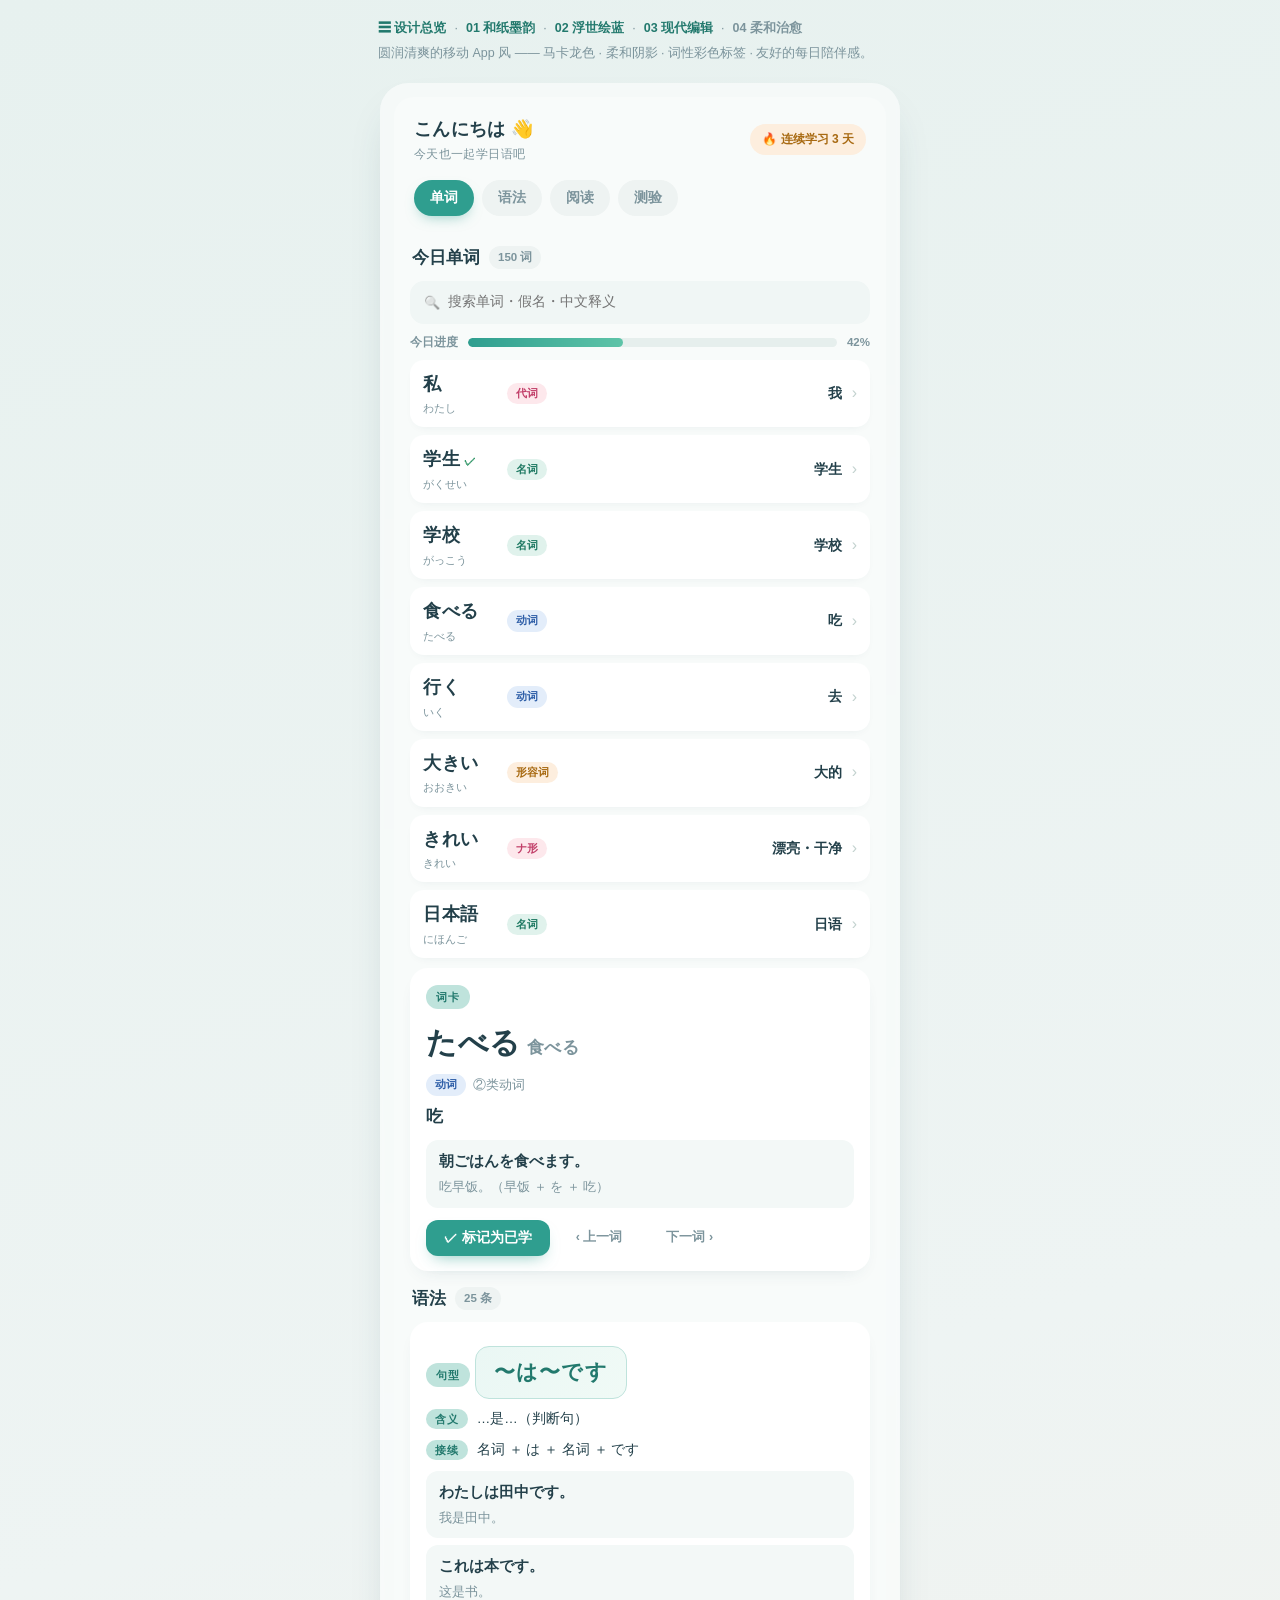
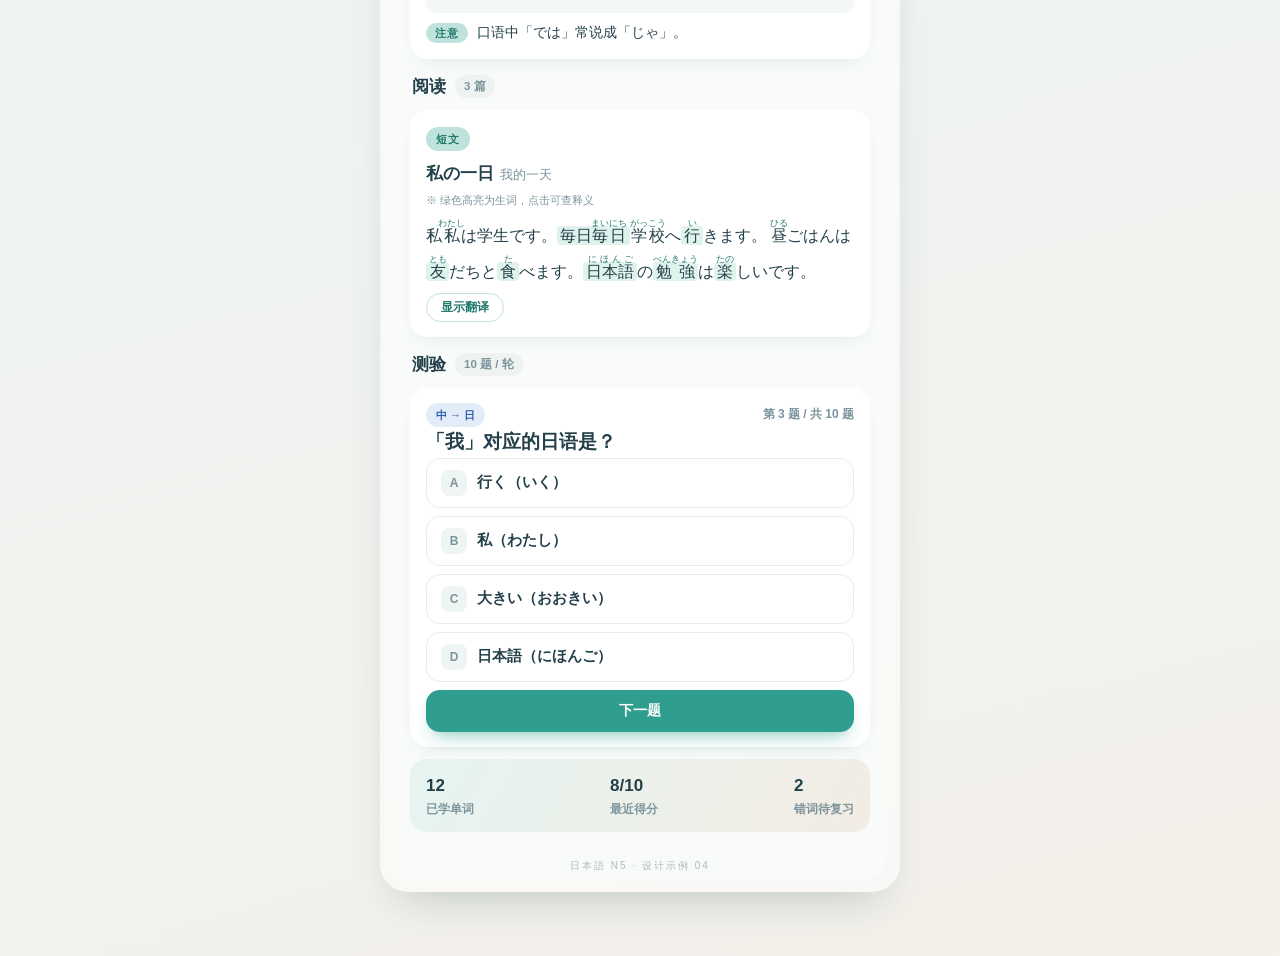
<file: design/04-soft.html>
<!DOCTYPE html>
<html lang="zh-CN">
<head>
<meta charset="UTF-8">
<meta name="viewport" content="width=device-width, initial-scale=1">
<title>风格 04 柔和治愈 · N5 日语学习（设计示例）</title>
<style>
  :root {
    --bg: #eef4f3; --card: #ffffff; --text: #23404a; --sub: #7c949c;
    --primary: #2f9e8f; --primary-d: #22796d; --ring: #bfe3dc;
    --coral: #ff9e7d; --mint: #e0f2ec; --mint-t: #1f7a63;
    --sky: #e3edfa; --sky-t: #2f5fa8; --cream: #fdeede; --cream-t: #a86a12;
    --rose: #fde8ec; --rose-t: #c2406a; --red: #d95c4c; --green: #3a9a6e;
    --sans: -apple-system, "Segoe UI", "Hiragino Sans", "Yu Gothic UI", "Yu Gothic", "Noto Sans JP", "Microsoft YaHei", sans-serif;
  }
  * { box-sizing: border-box; margin: 0; padding: 0; }
  body { background: linear-gradient(165deg, #e7f1ef 0%, var(--bg) 55%, #f4f0ea 100%); color: var(--text); font-family: var(--sans); line-height: 1.65; }
  .metabar { max-width: 560px; margin: 0 auto; padding: 18px 18px 0; font-size: 12.5px; color: var(--sub); display: flex; flex-wrap: wrap; gap: 4px 8px; }
  .metabar a { color: var(--primary-d); text-decoration: none; font-weight: 600; }
  .metabar .desc { width: 100%; }
  .stage { padding: 20px 12px 64px; }
  .app {
    max-width: 520px; margin: 0 auto; background: rgba(255,255,255,.55);
    border-radius: 28px; padding: 14px; box-shadow: 0 22px 46px -20px rgba(35,74,86,.28);
    backdrop-filter: blur(2px);
  }
  .inner { background: #f8fbfa; border-radius: 20px; overflow: hidden; }
  header { padding: 18px 20px 12px; display: flex; align-items: center; gap: 10px; flex-wrap: wrap; }
  .greet { font-size: 18px; font-weight: 800; letter-spacing: .02em; }
  .greet small { display: block; font-size: 11.5px; color: var(--sub); font-weight: 500; }
  .streak { margin-left: auto; background: var(--cream); color: var(--cream-t); font-size: 12px; font-weight: 700; padding: 6px 12px; border-radius: 99px; }
  .streak::before { content: "🔥"; margin-right: 4px; }
  .nav { display: flex; gap: 8px; padding: 4px 20px 12px; flex-wrap: wrap; }
  .nav a { font-size: 13.5px; text-decoration: none; color: var(--sub); font-weight: 700; background: #eef3f2; border-radius: 99px; padding: 7px 16px; transition: all .15s ease; }
  .nav a.cur { background: var(--primary); color: #fff; box-shadow: 0 6px 14px -6px rgba(47,158,143,.55); }
  main { padding: 2px 16px 16px; }
  .pill { display: inline-block; font-size: 11px; font-weight: 800; color: var(--primary-d); background: var(--ring); padding: 3px 10px; border-radius: 99px; letter-spacing: .1em; }
  section { margin-top: 14px; }
  .card { background: var(--card); border-radius: 18px; padding: 15px 16px; box-shadow: 0 8px 20px -12px rgba(35,74,86,.18); margin-top: 10px; }
  .sec-head { display: flex; align-items: center; gap: 9px; margin: 0 2px 2px; }
  .sec-head h2 { font-size: 16.5px; font-weight: 800; }
  .sec-head .cnt { font-size: 11.5px; color: var(--sub); background: #eef3f2; border-radius: 99px; padding: 2px 9px; font-weight: 600; }
  .search { background: #f0f6f5; border-radius: 14px; display: flex; align-items: center; gap: 8px; padding: 10px 14px; margin-top: 10px; }
  .search::before { content: "🔍"; font-size: 13px; filter: grayscale(1); opacity: .65; }
  .search input { flex: 1; border: 0; background: none; outline: none; font: inherit; font-size: 13.5px; color: var(--text); }
  ul.words { list-style: none; margin-top: 8px; }
  ul.words li { display: flex; align-items: center; gap: 10px; background: var(--card); border-radius: 14px; padding: 10px 13px; margin-bottom: 8px; box-shadow: 0 4px 12px -8px rgba(35,74,86,.16); }
  .wk { display: flex; flex-direction: column; min-width: 74px; }
  .wk b { font-size: 18px; letter-spacing: .03em; }
  .wk em { font-style: normal; font-size: 11px; color: var(--sub); }
  .wk.sealed b::after { content: " ✓"; color: var(--green); font-size: 12px; }
  .pos { font-size: 10.5px; font-weight: 800; padding: 2px 9px; border-radius: 99px; flex: none; }
  .pos.n { background: var(--mint); color: var(--mint-t); }
  .pos.v { background: var(--sky); color: var(--sky-t); }
  .pos.a { background: var(--cream); color: var(--cream-t); }
  .pos.na { background: var(--rose); color: var(--rose-t); }
  ul.words .wm { flex: 1; text-align: right; font-weight: 700; font-size: 14px; }
  ul.words .go { color: #c3d2cf; font-size: 16px; }
  .prog { display: flex; align-items: center; gap: 10px; margin-top: 2px; }
  .prog .bar { flex: 1; height: 9px; background: #e6efed; border-radius: 99px; overflow: hidden; }
  .prog .bar i { display: block; width: 42%; height: 100%; background: linear-gradient(90deg, var(--primary), #5ec4a8); border-radius: 99px; }
  .prog span { font-size: 11.5px; color: var(--sub); font-weight: 600; white-space: nowrap; }
  .dkana { font-size: 30px; font-weight: 800; letter-spacing: .02em; }
  .dkana .kanji { font-size: 17px; color: var(--sub); font-weight: 600; margin-left: 6px; }
  .chips { display: flex; gap: 7px; margin: 7px 0; flex-wrap: wrap; align-items: center; }
  .chips small { color: var(--sub); }
  .dme { font-size: 16.5px; font-weight: 800; margin-bottom: 10px; }
  .ex { background: #f3f8f7; border-radius: 12px; padding: 10px 13px; font-size: 13px; color: var(--sub); }
  .ex b { display: block; font-size: 14.5px; color: var(--text); margin-bottom: 2px; }
  .dacts { display: flex; gap: 8px; margin-top: 12px; flex-wrap: wrap; }
  .btn { border: 0; background: #eef3f2; color: var(--text); font-weight: 700; font-size: 13.5px; padding: 9px 18px; border-radius: 12px; cursor: pointer; font-family: var(--sans); }
  .btn:hover { filter: brightness(.96); }
  .btn.primary { background: var(--primary); color: #fff; box-shadow: 0 8px 16px -8px rgba(47,158,143,.6); }
  .btn.ghost { background: transparent; color: var(--sub); font-size: 12.5px; }
  .pattern { display: inline-block; background: linear-gradient(120deg, #eaf7f4, #f0faf6); border: 1.5px solid var(--ring); color: var(--primary-d); font-weight: 800; font-size: 21px; padding: 8px 18px; border-radius: 14px; letter-spacing: .06em; }
  .gmeta { display: flex; gap: 9px; margin-top: 9px; font-size: 13.5px; align-items: baseline; }
  .gmeta b { font-size: 11px; color: var(--primary-d); background: var(--ring); padding: 1px 9px; border-radius: 99px; flex: none; letter-spacing: .08em; }
  .r-title { font-weight: 800; font-size: 17px; }
  .r-title span { font-weight: 500; font-size: 12.5px; color: var(--sub); margin-left: 6px; }
  .r-body { font-size: 15.5px; line-height: 2.35; margin: 9px 0 2px; }
  ruby rt { font-size: 8.5px; color: var(--primary-d); }
  i.gl { font-style: normal; background: var(--mint); border-radius: 4px; padding: 1px 3px; cursor: pointer; }
  .legend { font-size: 11px; color: var(--sub); margin: 3px 0 8px; }
  .tr-toggle { border: 1.5px solid var(--ring); background: #fff; color: var(--primary-d); font-size: 12px; font-weight: 700; padding: 5px 14px; border-radius: 99px; cursor: pointer; }
  .tr-cn { display: none; background: #f3f8f7; border-radius: 12px; padding: 10px 13px; font-size: 13px; color: var(--sub); margin-top: 9px; }
  .tr-cn.open { display: block; }
  .q-head { display: flex; align-items: center; gap: 8px; flex-wrap: wrap; }
  .q-chip { background: var(--sky); color: var(--sky-t); font-size: 11px; font-weight: 800; padding: 3px 10px; border-radius: 99px; }
  .q-count { margin-left: auto; font-size: 12px; color: var(--sub); font-weight: 600; }
  .quiz h3 { font-size: 16.5px; font-weight: 800; margin: 11px 0; }
  .opt { display: flex; align-items: center; gap: 10px; width: 100%; text-align: left; border: 1.5px solid #e4efed; background: #fff; padding: 11px 14px; font-size: 14.5px; font-weight: 600; cursor: pointer; border-radius: 14px; font-family: var(--sans); margin-bottom: 8px; color: var(--text); transition: border-color .12s ease, transform .08s ease; }
  .opt:hover { border-color: var(--primary); }
  .opt .k { width: 26px; height: 26px; flex: none; background: #eef5f3; border-radius: 8px; display: flex; align-items: center; justify-content: center; font-size: 12px; color: var(--sub); font-weight: 800; }
  .opt.on-correct { border-color: var(--green); background: #eef8f2; }
  .opt.on-correct .k { background: var(--green); color: #fff; }
  .opt.on-wrong { border-color: var(--red); background: #fdf0ee; }
  .opt.on-wrong .k { background: var(--red); color: #fff; }
  .quiz-feedback { display: none; font-size: 13px; font-weight: 700; padding: 10px 13px; border-radius: 12px; margin-bottom: 10px; }
  .quiz-feedback.show { display: block; }
  .quiz-feedback .ok, .quiz-feedback .ng { display: none; }
  .quiz-feedback.is-ok .ok, .quiz-feedback.is-ng .ng { display: block; }
  .quiz-feedback.is-ok { background: #eef8f2; color: #25714e; }
  .quiz-feedback.is-ng { background: #fdf0ee; color: #b0432f; }
  .next { width: 100%; border: 0; background: var(--primary); color: #fff; font-weight: 800; font-size: 14px; padding: 12px; border-radius: 14px; cursor: pointer; box-shadow: 0 10px 18px -8px rgba(47,158,143,.6); }
  .next:hover { filter: brightness(.95); }
  .summary { display: flex; justify-content: space-between; gap: 8px; background: linear-gradient(120deg, #e6f4f1, #f2ece3); border-radius: 16px; padding: 13px 16px; margin-top: 12px; flex-wrap: wrap; }
  .summary span { font-size: 11.5px; color: var(--sub); font-weight: 600; }
  .summary b { display: block; font-size: 17px; color: var(--text); font-weight: 800; }
  footer { text-align: center; font-size: 10px; color: #a9bcb9; letter-spacing: .2em; padding: 10px 0 4px; }
</style>
</head>
<body>
<div class="metabar">
  <a href="index.html">☰ 设计总览</a> ·
  <a href="01-washi.html">01 和纸墨韵</a> ·
  <a href="02-ukiyoe.html">02 浮世绘蓝</a> ·
  <a href="03-editorial.html">03 现代编辑</a> ·
  <strong>04 柔和治愈</strong>
  <span class="desc">圆润清爽的移动 App 风 —— 马卡龙色 · 柔和阴影 · 词性彩色标签 · 友好的每日陪伴感。</span>
</div>

<div class="stage">
  <div class="app">
    <div class="inner">
      <header>
        <div>
          <div class="greet">こんにちは 👋<small>今天也一起学日语吧</small></div>
        </div>
        <span class="streak">连续学习 3 天</span>
      </header>
      <nav class="nav">
        <a class="cur" href="#words">单词</a>
        <a href="#grammar">语法</a>
        <a href="#reading">阅读</a>
        <a href="#quiz">测验</a>
      </nav>

      <main>
        <section id="words">
          <div class="sec-head"><h2>今日单词</h2><span class="cnt">150 词</span></div>
          <div class="search"><input placeholder="搜索单词・假名・中文释义"></div>
          <div class="prog" style="margin-top:9px"><span>今日进度</span><div class="bar"><i></i></div><span>42%</span></div>
          <ul class="words">
            <li><span class="wk"><b>私</b><em>わたし</em></span><span class="pos na">代词</span><span class="wm">我</span><span class="go">›</span></li>
            <li><span class="wk sealed"><b>学生</b><em>がくせい</em></span><span class="pos n">名词</span><span class="wm">学生</span><span class="go">›</span></li>
            <li><span class="wk"><b>学校</b><em>がっこう</em></span><span class="pos n">名词</span><span class="wm">学校</span><span class="go">›</span></li>
            <li><span class="wk"><b>食べる</b><em>たべる</em></span><span class="pos v">动词</span><span class="wm">吃</span><span class="go">›</span></li>
            <li><span class="wk"><b>行く</b><em>いく</em></span><span class="pos v">动词</span><span class="wm">去</span><span class="go">›</span></li>
            <li><span class="wk"><b>大きい</b><em>おおきい</em></span><span class="pos a">形容词</span><span class="wm">大的</span><span class="go">›</span></li>
            <li><span class="wk"><b>きれい</b><em>きれい</em></span><span class="pos na">ナ形</span><span class="wm">漂亮・干净</span><span class="go">›</span></li>
            <li><span class="wk"><b>日本語</b><em>にほんご</em></span><span class="pos n">名词</span><span class="wm">日语</span><span class="go">›</span></li>
          </ul>

          <div class="card">
            <span class="pill">词卡</span>
            <div class="dkana" style="margin-top:8px">たべる<span class="kanji">食べる</span></div>
            <div class="chips"><span class="pos v">动词</span><small>②类动词</small></div>
            <div class="dme">吃</div>
            <div class="ex"><b>朝ごはんを食べます。</b>吃早饭。（早饭 ＋ を ＋ 吃）</div>
            <div class="dacts">
              <button class="btn primary">✓ 标记为已学</button>
              <button class="btn ghost">‹ 上一词</button>
              <button class="btn ghost">下一词 ›</button>
            </div>
          </div>
        </section>

        <section id="grammar">
          <div class="sec-head"><h2>语法</h2><span class="cnt">25 条</span></div>
          <div class="card">
            <span class="pill">句型</span>
            <div class="pattern" style="margin-top:9px">〜は〜です</div>
            <p class="gmeta"><b>含义</b><span>…是…（判断句）</span></p>
            <p class="gmeta"><b>接续</b><span>名词 ＋ は ＋ 名词 ＋ です</span></p>
            <div style="margin-top:10px">
              <div class="ex"><b>わたしは田中です。</b>我是田中。</div>
              <div class="ex" style="margin-top:7px"><b>これは本です。</b>这是书。</div>
            </div>
            <p class="gmeta"><b>注意</b><span>口语中「では」常说成「じゃ」。</span></p>
          </div>
        </section>

        <section id="reading">
          <div class="sec-head"><h2>阅读</h2><span class="cnt">3 篇</span></div>
          <div class="card">
            <span class="pill">短文</span>
            <div class="r-title" style="margin-top:8px">私の一日<span>我的一天</span></div>
            <p class="legend">※ 绿色高亮为生词，点击可查释义</p>
            <p class="r-body">
              私<ruby>私<rt>わたし</rt></ruby>は学生です。<i class="gl">毎日<ruby>毎日<rt>まいにち</rt></ruby></i><ruby>学校<rt>がっこう</rt></ruby>へ<i class="gl"><ruby>行<rt>い</rt></ruby></i>きます。
              <ruby>昼<rt>ひる</rt></ruby>ごはんは<i class="gl"><ruby>友<rt>とも</rt></ruby></i>だちと<i class="gl"><ruby>食<rt>た</rt></ruby></i>べます。<i class="gl"><ruby>日本語<rt>にほんご</rt></ruby></i>の<i class="gl"><ruby>勉強<rt>べんきょう</rt></ruby></i>は<i class="gl"><ruby>楽<rt>たの</rt></ruby></i>しいです。
            </p>
            <button class="tr-toggle">显示翻译</button>
            <p class="tr-cn">我是学生。每天去学校。午饭和朋友一起吃。学习日语很开心。</p>
          </div>
        </section>

        <section id="quiz">
          <div class="sec-head"><h2>测验</h2><span class="cnt">10 题 / 轮</span></div>
          <div class="card">
            <div class="q-head"><span class="q-chip">中 → 日</span><span class="q-count">第 3 题 / 共 10 题</span></div>
            <h3>「我」对应的日语是？</h3>
            <button class="opt" data-opt="0"><span class="k">A</span><span>行く（いく）</span></button>
            <button class="opt" data-opt="1"><span class="k">B</span><span>私（わたし）</span></button>
            <button class="opt" data-opt="0"><span class="k">C</span><span>大きい（おおきい）</span></button>
            <button class="opt" data-opt="0"><span class="k">D</span><span>日本語（にほんご）</span></button>
            <div class="quiz-feedback"><span class="ok">🎉 太棒了！「私」读作 わたし。</span><span class="ng">差一点！正确答案是「私」（わたし）。</span></div>
            <button class="next">下一题</button>
          </div>
        </section>

        <div class="summary">
          <span><b>12</b>已学单词</span>
          <span><b>8/10</b>最近得分</span>
          <span><b>2</b>错词待复习</span>
        </div>
      </main>
      <footer>日本語 N5 · 设计示例 04</footer>
    </div>
  </div>
</div>

<script>
(function () {
  var q = document.querySelector('.quiz');
  if (q) {
    q.addEventListener('click', function (e) {
      var b = e.target.closest('[data-opt]');
      if (!b || q.classList.contains('done')) return;
      var right = b.getAttribute('data-opt') === '1';
      q.classList.add('done');
      b.classList.add(right ? 'on-correct' : 'on-wrong');
      if (!right) { var ok = q.querySelector('[data-opt="1"]'); if (ok) ok.classList.add('on-correct'); }
      var fb = q.querySelector('.quiz-feedback');
      if (fb) { fb.classList.add('show'); fb.classList.add(right ? 'is-ok' : 'is-ng'); }
    });
  }
  var t = document.querySelector('.tr-toggle');
  var box = document.querySelector('.tr-cn');
  if (t && box) {
    t.addEventListener('click', function () {
      var open = box.classList.toggle('open');
      t.textContent = open ? '隐藏翻译' : '显示翻译';
    });
  }
})();
</script>
</body>
</html>
</file>
<file: css/style.css>
/* ==========================================================
   N5 日语学习 MVP — 全局样式（桌面优先，编辑风）
   基准：design/03-editorial.html（PC 16:9 桌面版，评审通过）
   规范：spec/mvp.md §5.1
   ========================================================== */

:root {
  --ink: #171717;
  --ink2: #6f6f6a;
  --paper: #f7f6f2;
  --card: #ffffff;
  --line: #dedbd1;
  --red: #dd1f26;
  --green: #1a7a4e;
  --sel: #f2f0ea;
  --sans: -apple-system, "Segoe UI", "Hiragino Sans", "Yu Gothic", "Noto Sans JP", "Microsoft YaHei", sans-serif;
}

* { box-sizing: border-box; margin: 0; padding: 0; }

html, body { height: 100%; }
body {
  background: #e8e7e1;
  color: var(--ink);
  font-family: var(--sans);
  line-height: 1.6;
  overflow: hidden;
  font-size: 16px;
}

/* ---------- 应用画布（整窗 16:9 应用） ---------- */
.sheet {
  height: calc(100% - 30px);
  margin: 9px 14px;
  background: var(--paper);
  border: 1px solid #cfccc2;
  display: flex;
  flex-direction: column;
  overflow: hidden;
}

/* ---------- 报头 ---------- */
.masthead {
  padding: 18px 38px 13px;
  border-bottom: 3px solid var(--ink);
  display: flex;
  align-items: baseline;
  gap: 23px;
  flex: none;
}
.brand { font-size: 29px; font-weight: 800; letter-spacing: .02em; white-space: nowrap; }
.brand .dot { color: var(--red); }
.vol { font-size: 13px; letter-spacing: .26em; color: var(--ink2); font-weight: 700; text-transform: uppercase; }
.stats { margin-left: auto; display: flex; gap: 28px; font-size: 14px; letter-spacing: .14em; color: var(--ink2); font-weight: 700; }
.stats b { font-size: 19px; color: var(--ink); margin-right: 6px; font-variant-numeric: tabular-nums; }

/* ---------- 模块导航 ---------- */
.nav { display: flex; align-items: center; padding: 0 38px; border-bottom: 1px solid var(--line); flex: none; }
.nav a {
  padding: 15px 23px 13px 0;
  margin-right: 28px;
  font-size: 18px;
  color: var(--ink2);
  text-decoration: none;
  font-weight: 700;
  letter-spacing: .14em;
  position: relative;
  cursor: pointer;
  user-select: none;
}
.nav a sup { font-size: 11px; color: var(--red); margin-left: 3px; letter-spacing: 0; }
.nav a::after { content: ""; position: absolute; left: 0; right: 23px; bottom: -1px; height: 3px; background: transparent; }
.nav a:hover { color: var(--ink); }
.nav a.cur { color: var(--ink); }
.nav a.cur::after { background: var(--red); }

/* ---------- 视图区 ---------- */
.area { flex: 1; position: relative; min-height: 0; } /* min-height:0：允许 .view 高度收缩并以内部滚动条承接超高内容 */
.view {
  display: none;
  height: 100%;
  overflow-y: auto;
  overflow-x: hidden;
  padding: 23px 38px 20px;
  scrollbar-width: thin;
  scrollbar-color: #c9c6ba transparent;
}
.view.active { display: block; }
.view::-webkit-scrollbar { width: 10px; }
.view::-webkit-scrollbar-track { background: transparent; }
.view::-webkit-scrollbar-thumb { background: #c9c6ba; border: 2px solid var(--paper); border-radius: 5px; }
.view::-webkit-scrollbar-thumb:hover { background: var(--ink2); }
.inner { max-width: 1500px; margin: 0 auto; }
.inner.narrow { max-width: 1075px; }

.v-head { display: flex; align-items: baseline; gap: 16px; margin-bottom: 15px; }
.v-head .tag { font-size: 13px; letter-spacing: .28em; color: var(--red); font-weight: 800; }
.v-head h2 { font-size: 30px; font-weight: 800; letter-spacing: .03em; }
.v-head .idx { margin-left: auto; font-size: 14px; color: var(--ink2); letter-spacing: .16em; font-weight: 600; font-variant-numeric: tabular-nums; }

/* ---------- 占位空态（模块功能在后续里程碑填充） ---------- */
.ph {
  background: var(--card);
  border: 2px dashed #c6c2b6;
  padding: 60px 40px;
  text-align: center;
  color: var(--ink2);
}
.ph .t { font-size: 19px; font-weight: 800; color: var(--ink); letter-spacing: .05em; margin-bottom: 10px; }
.ph .d { font-size: 14px; letter-spacing: .06em; line-height: 2; }
.ph .d i { font-style: normal; color: var(--red); font-weight: 700; }

/* ---------- 页脚 ---------- */
.foot {
  display: flex;
  gap: 23px;
  padding: 15px 38px 18px;
  border-top: 1px solid var(--line);
  font-size: 13px;
  letter-spacing: .22em;
  color: #a29f94;
  font-weight: 700;
  flex: none;
}
.foot .right { margin-left: auto; }

/* ---------- 窄屏降级（≤1225px 单列，≥360px 可读；移动端较好兼容） ---------- */
@media (max-width: 1225px) {
  body { overflow: auto; }
  .sheet { height: auto; min-height: calc(100vh - 18px); }
  .view { padding: 18px 20px 16px; }
  .masthead { padding: 15px 20px 12px; gap: 14px; flex-wrap: wrap; }
  .nav { padding: 0 16px; overflow-x: auto; }
  .nav a { padding: 12px 16px 10px 0; margin-right: 18px; font-size: 15px; white-space: nowrap; }
  .foot { padding: 12px 20px 14px; flex-wrap: wrap; gap: 10px; }
  .stats { gap: 16px; font-size: 12px; }
  .stats b { font-size: 15px; }
  .vol { font-size: 11px; }
  .ph { padding: 36px 20px; }
}

@media (max-width: 640px) {
  .stats { display: none; }
  .brand { font-size: 23px; }
}

/* ==========================================================
   M2 单词模块 — 搜索工具条 + 主从栏（列表/词卡详情）
   ========================================================== */
.wbar { display: flex; align-items: center; gap: 18px; margin-bottom: 15px; }
.search { flex: 1; max-width: 560px; display: flex; align-items: center; border: 2px solid var(--ink); background: var(--card); }
.search::before { content: "搜索"; font-size: 13px; letter-spacing: .24em; color: var(--ink2); font-weight: 800; padding-left: 16px; flex: none; }
.search input { flex: 1; min-width: 0; border: 0; outline: none; font: inherit; font-size: 17px; padding: 12px 14px; background: none; color: var(--ink); }
.w-count { font-size: 13px; letter-spacing: .14em; color: var(--ink2); font-weight: 700; font-variant-numeric: tabular-nums; white-space: nowrap; }

.split { display: grid; grid-template-columns: 470px minmax(0, 1fr); border: 2px solid var(--ink); background: var(--card); min-height: 420px; }

.col-list { border-right: 2px solid var(--ink); display: flex; flex-direction: column; min-height: 0; position: relative; }
.col-list ul { list-style: none; overflow-y: auto; max-height: calc(100vh - 420px); min-height: 0; }
.col-list li {
  display: grid; grid-template-columns: 48px minmax(0, 1fr) auto auto; align-items: center; gap: 14px;
  padding: 14px 18px; cursor: pointer; border-bottom: 1px solid var(--line); border-left: 4px solid transparent;
}
.col-list li:hover { background: #faf9f5; }
.col-list li.sel { background: var(--sel); border-left-color: var(--red); }
.col-list li.sel .num { color: var(--red); }
.col-list .num { font-size: 13px; color: #aaa79c; font-variant-numeric: tabular-nums; letter-spacing: .04em; }
.col-list .w-main { min-width: 0; }
.col-list .w-main b { font-size: 21px; letter-spacing: .03em; }
.col-list .w-main em { display: block; font-style: normal; font-size: 13px; color: var(--ink2); }
.pos { font-size: 13px; letter-spacing: .1em; color: var(--ink2); border: 1px solid var(--line); padding: 1px 10px; border-radius: 3px; flex: none; font-weight: 700; white-space: nowrap; }
.col-list .w-me { text-align: right; font-size: 15px; font-weight: 700; white-space: nowrap; }
.w-me.learned::after, .learned::after { content: " ✓"; color: var(--green); font-size: 13px; }
.col-empty { text-align: center; padding: 46px 18px; color: var(--ink2); }
.col-empty .t { font-size: 17px; font-weight: 800; color: var(--ink); margin-bottom: 8px; letter-spacing: .06em; }
.col-empty .d { font-size: 13px; letter-spacing: .05em; }

.col-detail { padding: 30px 40px; min-width: 0; }
.d-meta { display: flex; align-items: center; gap: 18px; font-size: 13px; letter-spacing: .2em; color: var(--ink2); font-weight: 700; }
.d-meta .bar { flex: 1; border-top: 1px solid var(--line); }
.d-hero { display: flex; align-items: flex-end; gap: 18px; margin: 20px 0 10px; flex-wrap: wrap; }
.d-kana { font-size: 58px; font-weight: 800; line-height: 1; letter-spacing: .02em; }
.d-kanji { font-size: 28px; color: var(--ink2); font-weight: 700; }
.d-me { margin-left: auto; font-size: 28px; font-weight: 800; }
.d-hero-note { font-size: 15px; color: var(--ink2); margin-bottom: 4px; }
.d-sep { border: 0; border-top: 2px solid var(--ink); margin: 14px 0 18px; }
.lab { font-size: 13px; letter-spacing: .28em; color: var(--red); font-weight: 800; margin-bottom: 8px; }
.ex { border-left: 4px solid var(--red); padding: 3px 0 3px 20px; margin: 0 0 8px; }
.ex b { display: block; font-size: 23px; font-weight: 700; line-height: 2; }
.ex b ruby rt { font-size: 12px; color: var(--ink2); font-weight: 400; }
.ex span { font-size: 15px; color: var(--ink2); }
.dacts { display: flex; gap: 12px; margin-top: 24px; flex-wrap: wrap; }
.btn { border: 2px solid var(--ink); background: none; padding: 10px 26px; font-size: 16px; font-weight: 700; cursor: pointer; letter-spacing: .1em; font-family: var(--sans); }
.btn:hover { background: var(--ink); color: #fff; }
.btn.fill { background: var(--red); border-color: var(--red); color: #fff; }
.btn.fill:hover { background: #b5121b; border-color: #b5121b; }
.btn.on { background: var(--ink); border-color: var(--ink); color: #fff; }

@media (max-width: 1225px) {
  .split { grid-template-columns: 1fr; }
  .col-list { border-right: 0; border-bottom: 2px solid var(--ink); max-height: 46vh; }
  .col-list ul { max-height: 44vh; }
  .col-detail { padding: 22px 20px; }
  .d-kana { font-size: 44px; }
  .wbar { flex-wrap: wrap; gap: 10px; }
  .search { max-width: none; }
}

/* ==========================================================
   M3 语法模块 — 分组列表 + 五要素详情
   ========================================================== */
.col-list li.glab { display: block; padding: 16px 18px 2px; cursor: default; border-bottom: 0; }
.col-list li.glab:hover { background: transparent; }
.col-list li.glab .grp-label {
  display: flex; align-items: center; gap: 14px;
  font-size: 13px; letter-spacing: .26em; color: var(--red); font-weight: 800;
}
.col-list li.glab .grp-label::after { content: ""; flex: 1; border-top: 1px solid var(--line); }
.col-list li.gitem { grid-template-columns: 52px minmax(0, 1fr); }
.col-list li.gitem .g-main { min-width: 0; }
.col-list li.gitem .g-main b { font-size: 19px; letter-spacing: .05em; }
.col-list li.gitem .g-main em { display: block; font-style: normal; font-size: 13px; color: var(--ink2); }

.g-hero { margin: 22px 0 18px; }
.g-pattern {
  font-size: 46px; font-weight: 800; letter-spacing: .06em;
  border-bottom: 5px solid var(--ink); display: inline-block; padding-bottom: 8px; line-height: 1.3;
}
.gmeta {
  display: grid; grid-template-columns: 92px minmax(0, 1fr); gap: 18px;
  padding: 13px 0; border-bottom: 1px solid var(--line); font-size: 17px; line-height: 1.8;
  align-items: baseline;
}
.gmeta b { font-size: 13px; color: var(--red); letter-spacing: .24em; font-weight: 800; }
.gmeta .ex { margin: 2px 0 10px; }
.gmeta .ex b { font-size: 19px; line-height: 2; }
.gmeta .ex b ruby rt { font-size: 11px; color: var(--ink2); font-weight: 400; }
.gmeta .ex span { font-size: 14px; color: var(--ink2); }
.gmeta.g-last { border-bottom: 0; }

@media (max-width: 1225px) {
  .g-pattern { font-size: 34px; }
  .gmeta { grid-template-columns: 76px minmax(0, 1fr); gap: 12px; font-size: 15px; }
}

/* ==========================================================
   M4 阅读模块 — 注音正文 + 生词栏 + 释义浮层 + 翻译开关
   ========================================================== */
.read-grid { display: grid; grid-template-columns: minmax(0, 1fr) 340px; border: 2px solid var(--ink); background: var(--card); }
.read-main { padding: 26px 34px 30px; min-width: 0; }
.r-count { font-size: 13px; letter-spacing: .22em; color: var(--ink2); font-weight: 700; margin-bottom: 8px; }
.r-title { font-size: 32px; font-weight: 800; letter-spacing: .03em; }
.r-titlecn { font-size: 16px; color: var(--ink2); letter-spacing: .12em; margin-top: 2px; }
.r-desc { display: flex; gap: 16px; margin-top: 12px; padding-bottom: 14px; border-bottom: 1px solid var(--line); font-size: 13px; letter-spacing: .14em; color: var(--ink2); font-weight: 700; }
.r-body { font-size: 23px; line-height: 2.5; margin: 20px 0 8px; font-weight: 500; }
.r-body ruby rt { font-size: 11px; color: var(--ink2); font-weight: 400; }
.r-body .gloss { border-bottom: 2px solid var(--red); padding-bottom: 1px; cursor: pointer; }
.r-body .gloss.hit { background: var(--sel); box-shadow: inset 0 -3px 0 var(--red); }
.r-legend { font-size: 12px; color: var(--ink2); letter-spacing: .04em; margin: 4px 0 12px; }
.r-acts { display: flex; align-items: center; gap: 10px; flex-wrap: wrap; }
.tr-toggle { border: 2px solid var(--ink); background: none; padding: 8px 20px; font-size: 15px; font-weight: 700; cursor: pointer; letter-spacing: .12em; font-family: var(--sans); }
.tr-toggle:hover { background: var(--ink); color: #fff; }
.btn.ghost { border-color: transparent; color: var(--ink2); padding: 8px 14px; font-size: 14px; }
.btn.ghost:hover { background: transparent; color: var(--ink); }
.tr-cn { display: none; font-size: 16px; color: var(--ink2); line-height: 2; padding: 14px 0 2px; border-top: 1px dashed var(--line); margin-top: 16px; }
.tr-cn.open { display: block; }

.r-aside { border-left: 2px solid var(--ink); padding: 22px 20px; background: #fbfaf7; min-width: 0; }
.r-aside h4 { font-size: 14px; letter-spacing: .3em; color: var(--red); font-weight: 800; margin-bottom: 4px; }
.r-aside .aside-note { font-size: 12px; color: var(--ink2); letter-spacing: .04em; margin-bottom: 12px; }
.r-aside ul { list-style: none; }
.r-aside li { display: grid; grid-template-columns: 30px minmax(0, 1fr) auto; gap: 8px; align-items: baseline; padding: 10px 6px; border-bottom: 1px solid var(--line); cursor: pointer; }
.r-aside li:hover { background: var(--sel); }
.r-aside li.hit { background: var(--sel); box-shadow: inset 3px 0 0 var(--red); }
.r-aside li .n { font-size: 12px; color: #aaa79c; font-variant-numeric: tabular-nums; }
.r-aside li .g-w { font-size: 17px; font-weight: 800; min-width: 0; overflow: hidden; text-overflow: ellipsis; white-space: nowrap; }
.r-aside li .g-k { font-size: 13px; color: var(--ink2); font-weight: 500; }
.r-aside li .g-m { font-size: 13px; color: var(--ink2); text-align: right; }
.r-aside .aside-tip { margin-top: 16px; font-size: 12px; color: #a29f94; letter-spacing: .06em; }

/* 释义浮层 */
.pop {
  display: none; position: fixed; z-index: 200; width: 340px; max-width: calc(100vw - 20px);
  background: var(--card); border: 2px solid var(--ink); padding: 16px 18px 12px;
  box-shadow: 8px 8px 0 rgba(23, 23, 23, .14);
}
.pop.show { display: block; }
.pop-head { display: flex; align-items: baseline; gap: 12px; border-bottom: 1px solid var(--line); padding-bottom: 8px; margin-bottom: 10px; }
.pop-w { font-size: 20px; font-weight: 800; letter-spacing: .04em; }
.pop-k { font-size: 14px; color: var(--ink2); }
.pop-pos { font-size: 12px; color: var(--ink2); border: 1px solid var(--line); padding: 0 8px; border-radius: 3px; font-weight: 700; }
.pop-x { margin-left: auto; border: 0; background: none; font-size: 15px; color: var(--ink2); cursor: pointer; font-family: var(--sans); line-height: 1; }
.pop-x:hover { color: var(--red); }
.pop-me { font-size: 16px; font-weight: 600; line-height: 1.7; }
.pop-tip { margin-top: 10px; font-size: 11px; color: #a29f94; letter-spacing: .05em; }

@media (max-width: 1225px) {
  .read-grid { grid-template-columns: 1fr; }
  .r-aside { border-left: 0; border-top: 2px solid var(--ink); }
  .r-body { font-size: 18px; }
  .pop { width: min(340px, calc(100vw - 30px)); }
}

/* ==========================================================
   M5 测验 — 答题 / 结算
   ========================================================== */
.quiz-card { border: 2px solid var(--ink); background: var(--card); padding: 30px 36px 34px; }
.q-meta { display: flex; align-items: center; gap: 18px; font-size: 13px; letter-spacing: .2em; color: var(--ink2); font-weight: 800; }
.q-meta .chip { border: 2px solid var(--ink); padding: 2px 11px; font-size: 13px; letter-spacing: .1em; color: var(--ink); }
.q-meta .bar { flex: 1; border-top: 1px solid var(--line); }
.q-prog { width: 180px; height: 4px; background: var(--line); flex: none; }
.q-prog i { display: block; width: 0; height: 100%; background: var(--red); transition: width .25s ease; }
.quiz-card h3 { font-size: 27px; font-weight: 800; margin: 20px 0 22px; letter-spacing: .02em; }
.opts { display: grid; grid-template-columns: 1fr 1fr; gap: 13px; }
.opt {
  display: flex; align-items: center; gap: 14px; text-align: left;
  border: 1px solid var(--line); background: none; padding: 15px 18px;
  font-size: 18px; font-weight: 700; cursor: pointer; font-family: var(--sans); color: var(--ink);
  transition: border-color .1s ease, background .1s ease;
}
.opt:hover { border-color: var(--ink); background: #faf9f5; }
.opt:disabled { cursor: default; }
.opt .k { font-size: 12px; color: var(--ink2); letter-spacing: .08em; width: 22px; flex: none; font-weight: 800; }
.opt .o-sub { margin-left: auto; font-size: 13px; color: var(--ink2); font-weight: 600; white-space: nowrap; }
.opt.on-correct { border-color: var(--green); background: #f0f7f2; }
.opt.on-correct .k::after { content: "✓"; color: var(--green); font-size: 14px; font-weight: 800; }
.opt.on-wrong { border-color: var(--red); background: #fdf1f0; }
.opt.on-wrong .k::after { content: "✕"; color: var(--red); font-size: 14px; font-weight: 800; }

.quiz-feedback { display: none; font-size: 15px; padding: 13px 16px; margin-top: 18px; font-weight: 700; line-height: 1.8; }
.quiz-feedback.show { display: block; }
.quiz-feedback .ok, .quiz-feedback .ng { display: none; }
.quiz-feedback.is-ok .ok, .quiz-feedback.is-ng .ng { display: block; }
.quiz-feedback.is-ok { background: #f0f7f2; color: var(--green); border-left: 4px solid var(--green); }
.quiz-feedback.is-ng { background: #fdf1f0; color: #a3121a; border-left: 4px solid var(--red); }

.q-acts { display: flex; align-items: center; gap: 14px; margin-top: 20px; flex-wrap: wrap; }
.next {
  border: 2px solid var(--ink); background: var(--ink); color: #fff; padding: 12px 34px;
  font-size: 15px; letter-spacing: .24em; cursor: pointer; font-weight: 800; font-family: var(--sans);
}
.next:hover:not(:disabled) { background: var(--red); border-color: var(--red); }
.next:disabled { opacity: .35; cursor: not-allowed; }
.q-hint { font-size: 13px; color: var(--ink2); letter-spacing: .08em; }
.q-hint2 { font-size: 13px; color: var(--red); letter-spacing: .06em; margin-top: 12px; min-height: 1.2em; }

/* 结算 */
.qz-score-row { display: flex; align-items: baseline; gap: 18px; border-bottom: 2px solid var(--ink); padding-bottom: 16px; flex-wrap: wrap; }
.qz-score-row b { font-size: 52px; font-weight: 800; font-variant-numeric: tabular-nums; }
.qz-score-row span { font-size: 15px; color: var(--ink2); }
.qz-cols { display: grid; grid-template-columns: 1fr 1fr; gap: 18px; margin-top: 18px; }
.qz-box h4 { font-size: 13px; letter-spacing: .26em; color: var(--red); font-weight: 800; margin-bottom: 6px; }
.qz-box ul { list-style: none; border: 1px solid var(--line); max-height: 340px; overflow-y: auto; }
.qz-box li { display: grid; grid-template-columns: auto 1fr auto; gap: 10px; align-items: baseline; padding: 8px 14px; border-bottom: 1px solid var(--line); font-size: 15px; }
.qz-box li:last-child { border-bottom: 0; }
.qz-box li b { font-size: 17px; }
.qz-box li em { font-style: normal; color: var(--ink2); font-size: 12px; }
.qz-box li span { text-align: right; color: var(--ink2); font-size: 12.5px; }
.pv-none { color: var(--ink2); font-size: 14px; padding: 14px 4px; }

/* 测验开局选择 */
.qz-menu { text-align: left; }
.menu-t { font-size: 13px; letter-spacing: .28em; color: var(--red); font-weight: 800; margin-bottom: 14px; }
.menu-grid { display: grid; grid-template-columns: 1fr 1fr; gap: 16px; }
.menu-card {
  border: 2px solid var(--ink); background: var(--card); padding: 22px 24px; text-align: left;
  cursor: pointer; font-family: var(--sans); display: flex; flex-direction: column; gap: 6px;
  transition: background .12s ease, color .12s ease;
}
.menu-card:hover { background: var(--ink); }
.menu-card:hover b, .menu-card:hover span, .menu-card:hover i { color: #fff; }
.menu-card b { font-size: 21px; font-weight: 800; letter-spacing: .08em; color: var(--ink); }
.menu-card span { font-size: 13px; color: var(--ink2); letter-spacing: .04em; line-height: 1.7; }
.menu-card i { font-style: normal; font-size: 12px; color: var(--ink2); margin-top: 6px; }
.menu-card i em { font-style: normal; color: var(--red); font-weight: 800; }
.menu-card:hover i em { color: #ffd0cd; }
.menu-gw { margin-top: 14px; }
.blank { display: inline-block; border-bottom: 2px solid var(--red); min-width: 1.4em; text-align: center; }

/* 测验历史：类型徽标 */
.pv-panel li.hrow { grid-template-columns: auto 1fr auto auto auto; align-items: baseline; gap: 12px; }
.h-type {
  font-size: 11px; font-weight: 800; width: 22px; height: 22px; flex: none;
  display: inline-flex; align-items: center; justify-content: center; border-radius: 3px;
}
.h-type.t-w { color: #173a60; background: #e4edf5; }
.h-type.t-g { color: #7c2d20; background: #f6e2dc; }

/* ==========================================================
   M5 进度视图
   ========================================================== */
.pv-grid { display: grid; grid-template-columns: repeat(4, 1fr); gap: 14px; margin-bottom: 18px; }
.pv-card { border: 2px solid var(--ink); background: var(--card); padding: 20px 22px; }
.pv-card b { display: block; font-size: 34px; font-weight: 800; font-variant-numeric: tabular-nums; }
.pv-card span { font-size: 13px; color: var(--ink2); letter-spacing: .16em; font-weight: 700; }
.pv-cols { display: grid; grid-template-columns: 1.2fr 1fr; gap: 18px; }
.pv-panel { border: 2px solid var(--ink); background: var(--card); padding: 18px 20px 10px; min-width: 0; }
.pv-panel h3 { font-size: 16px; font-weight: 800; letter-spacing: .14em; border-bottom: 1px solid var(--line); padding-bottom: 10px; margin-bottom: 4px; }
.pv-panel h3 small { font-size: 12px; color: var(--ink2); font-weight: 600; letter-spacing: .05em; }
.pv-panel ul { list-style: none; max-height: 340px; overflow-y: auto; }
.pv-panel li { display: grid; gap: 6px; padding: 9px 4px; border-bottom: 1px solid var(--line); font-size: 14px; }
.pv-panel li:last-child { border-bottom: 0; }
.h-date { color: var(--ink2); font-size: 12.5px; }
.h-score { font-weight: 800; font-variant-numeric: tabular-nums; }
.h-score.good { color: var(--green); }
.h-rate { color: var(--ink2); font-variant-numeric: tabular-nums; }
.h-wrong { color: var(--red); font-weight: 700; }
.pv-panel li.wrow { grid-template-columns: auto 1fr auto auto; align-items: baseline; gap: 10px; cursor: pointer; }
.pv-panel li.wrow:hover { background: var(--sel); }
.pv-panel li.wrow b { font-size: 17px; }
.pv-panel li.wrow em { font-style: normal; color: var(--ink2); font-size: 12px; }
.pv-panel li.wrow span { text-align: right; color: var(--ink2); }
.pv-panel li.wrow i { font-style: normal; color: var(--red); font-weight: 800; }
.pv-reset-zone { display: flex; align-items: center; gap: 14px; margin-top: 22px; flex-wrap: wrap; }
.pv-note { font-size: 12.5px; color: var(--ink2); letter-spacing: .04em; }
.pv-confirm { font-size: 14px; font-weight: 800; color: #a3121a; display: inline-flex; align-items: center; gap: 10px; flex-wrap: wrap; }

@media (max-width: 1225px) {
  .opts { grid-template-columns: 1fr; }
  .quiz-card { padding: 22px 20px 26px; }
  .qz-cols { grid-template-columns: 1fr; }
  .pv-grid { grid-template-columns: repeat(2, 1fr); }
  .pv-cols { grid-template-columns: 1fr; }
  .menu-grid { grid-template-columns: 1fr; }
}

/* ===== v3.0·B1 复习视图（spec §3.9） ===== */
.rv-zone { border: 2px solid var(--ink); background: var(--card); padding: 18px 22px 20px; }
.rv-msg { min-height: 1.7em; font-size: 14px; font-weight: 700; color: var(--ink); letter-spacing: .04em; margin: 0 0 8px; line-height: 1.7; }
.rv-list { list-style: none; display: flex; flex-direction: column; gap: 16px; }
.rv-card { border: 2px solid var(--ink); }
.rv-card-head { display: flex; align-items: center; gap: 12px; padding: 8px 16px; border-bottom: 1px solid var(--line); background: #fbfaf7; }
.rv-k { font-size: 12px; letter-spacing: .1em; font-weight: 800; padding: 1px 10px; border-radius: 3px; flex: none; }
.rv-k.w { color: #173a60; background: #e4edf5; }
.rv-k.g { color: #7c2d20; background: #f6e2dc; }
.rv-no { font-size: 12px; color: #aaa79c; font-variant-numeric: tabular-nums; letter-spacing: .04em; }
.rv-st { margin-left: auto; font-size: 12px; color: var(--ink2); letter-spacing: .08em; font-variant-numeric: tabular-nums; }
.rv-face { padding: 16px 22px 4px; }
.rv-face .q { font-size: 23px; font-weight: 800; line-height: 1.9; letter-spacing: .02em; }
.rv-face .sub { font-size: 12.5px; color: var(--ink2); margin-top: 4px; letter-spacing: .04em; }
.rv-ans { display: none; margin: 12px 22px 0; padding-top: 10px; border-top: 1px dashed var(--line); }
.rv-card.revealed .rv-ans { display: block; }
.rv-ans .lab { font-size: 12px; letter-spacing: .26em; margin-bottom: 2px; }
.rv-ans .a-main { font-size: 25px; font-weight: 800; line-height: 1.9; }
.rv-ans .a-main ruby rt { font-size: 12px; color: var(--ink2); font-weight: 400; }
.rv-ans .a-me { font-size: 14.5px; color: var(--ink2); line-height: 1.9; margin-top: 4px; }
.rv-acts { display: flex; align-items: center; gap: 12px; padding: 12px 22px 16px; flex-wrap: wrap; }
.rv-grades { display: none; gap: 10px; flex-wrap: wrap; }
.rv-card.revealed .rv-grades { display: inline-flex; }
.rv-card.revealed .rv-reveal { display: none; }
.rv-g { padding: 8px 18px; font-size: 15px; letter-spacing: .06em; }
.g-ok { background: var(--green); border-color: var(--green); color: #fff; }
.g-ok:hover { background: var(--green); color: #fff; filter: brightness(1.08); }
.g-mid { background: var(--ink); border-color: var(--ink); color: #fff; }
.g-no { background: #fff; border-color: var(--red); color: var(--red); }
.g-no:hover { background: var(--red); color: #fff; }
.rv-state { text-align: center; padding: 46px 18px 32px; }
.rv-state .t { font-size: 20px; font-weight: 800; letter-spacing: .1em; margin-bottom: 10px; }
.rv-state .d { font-size: 14px; color: var(--ink2); line-height: 1.9; margin: 0 auto 20px; max-width: 560px; }
.rv-tip { margin: 12px 2px 0; font-size: 12px; color: #a29f94; letter-spacing: .05em; line-height: 1.9; }
@media (max-width: 700px) {
  .rv-grid { grid-template-columns: repeat(2, 1fr); }
  .rv-face .q { font-size: 19px; }
  .rv-ans .a-main { font-size: 20px; }
}

/* ===== v3.0·B2 测验设置面板与倒计时（spec §3.5） ===== */
.qz-set { border-top: 1px dashed var(--line); padding-top: 14px; margin: -4px 0 18px; }
.set-row { display: flex; align-items: center; gap: 10px; flex-wrap: wrap; }
.set-lab { font-size: 12px; letter-spacing: .2em; color: var(--red); font-weight: 800; flex: none; }
.set-seg { display: inline-flex; border: 2px solid var(--ink); flex-wrap: nowrap; }
.set-seg button { border: 0; border-right: 1px solid var(--line); background: none; font-family: var(--sans); font-size: 14px; font-weight: 700; letter-spacing: .05em; color: var(--ink2); padding: 7px 13px; cursor: pointer; }
.set-seg button:last-child { border-right: 0; }
.set-seg button:hover { background: var(--sel); color: var(--ink); }
.set-seg button.on { background: var(--ink); color: #fff; }
.set-note { font-size: 12px; color: #a29f94; letter-spacing: .04em; margin: 8px 0 0; }
.q-timer { border: 2px solid var(--ink); font-size: 13px; font-weight: 800; letter-spacing: .08em; padding: 2px 10px; font-variant-numeric: tabular-nums; flex: none; }
.q-timer.warn { border-color: var(--red); color: var(--red); }
@media (max-width: 700px) {
  .set-row { gap: 8px; }
  .set-lab { width: 100%; }
}

/* ===== v3.0·B3 掌握率统计面板（spec §3.10） ===== */
.sv-panel { margin-bottom: 18px; }
.sv-grid { display: grid; grid-template-columns: 1fr 1fr; gap: 22px; padding: 6px 2px 4px; }
.sv-block { min-width: 0; }
.sv-title { display: flex; align-items: baseline; gap: 10px; border-bottom: 1px solid var(--line); padding-bottom: 8px; margin-bottom: 8px; }
.sv-title span { font-size: 14px; font-weight: 800; letter-spacing: .1em; }
.sv-title b { margin-left: auto; font-size: 18px; font-weight: 800; color: var(--red); font-variant-numeric: tabular-nums; }
.sv-title em { font-style: normal; font-size: 12px; color: var(--ink2); font-variant-numeric: tabular-nums; }
.sv-bar { height: 7px; background: var(--line); margin: 4px 0 8px; }
.sv-bar i { display: block; height: 100%; background: var(--red); transition: width .25s ease; }
.sv-note { font-size: 12px; color: var(--ink2); line-height: 1.8; letter-spacing: .03em; margin: 4px 0 6px; }
.sv-note b { color: var(--red); }
.sv-rows { list-style: none; max-height: 210px; overflow-y: auto; margin: 2px 0 0; }
.sv-rows li { display: grid; grid-template-columns: 76px minmax(0, 1fr) auto; gap: 10px; align-items: center; padding: 4px 0; border-bottom: 1px dashed var(--line); font-size: 12.5px; }
.sv-rows li:last-child { border-bottom: 0; }
.sv-rows .p { font-weight: 700; color: var(--ink); letter-spacing: .05em; }
.sv-rows .t { height: 6px; background: var(--line); min-width: 40px; }
.sv-rows .t i { display: block; height: 100%; background: var(--red); }
.sv-rows .n { color: var(--ink2); font-variant-numeric: tabular-nums; }
.sv-chips { display: flex; flex-wrap: wrap; gap: 6px; }
.sv-chip { font-style: normal; border: 1px solid var(--line); padding: 2px 10px; font-size: 12px; color: var(--ink2); font-weight: 700; letter-spacing: .06em; }
.sv-chip b { color: var(--red); font-variant-numeric: tabular-nums; margin-left: 2px; }
.sv-chip.none { border-style: dashed; color: #a29f94; }
.pv-panel li.wrow .gmark { font-size: 12px; background: #f6e2dc; color: #7c2d20; padding: 0 8px; border-radius: 3px; font-weight: 800; line-height: 1.8; }
.pv-panel li.wrow.grow { cursor: default; }
.pv-panel li.wrow.grow:hover { background: transparent; }
.pv-panel li.wrow span { min-width: 0; white-space: nowrap; overflow: hidden; text-overflow: ellipsis; max-width: 46%; }
@media (max-width: 900px) {
  .sv-grid { grid-template-columns: 1fr; }
}

/* ===== v3.0·B4 今日学习路径面板（spec §3.11） ===== */
.td-panel { margin-bottom: 18px; }
.td-grid { display: grid; grid-template-columns: repeat(4, 1fr); gap: 14px; padding: 10px 2px 6px; }
.td-step { border: 2px solid var(--ink); background: var(--card); padding: 14px 16px 13px; display: flex; flex-direction: column; gap: 8px; min-width: 0; }
.td-step.done { border-style: dashed; border-color: #b9c9bd; background: #fbfdf9; }
.td-step.na { border-color: #c6c2b6; background: #fcfbf7; }
.td-top { display: flex; align-items: baseline; gap: 10px; min-width: 0; }
.td-no { font-size: 11px; letter-spacing: .18em; color: var(--red); font-weight: 800; flex: none; }
.td-step.done .td-no { color: var(--green); }
.td-top b { font-size: 17px; font-weight: 800; letter-spacing: .1em; white-space: nowrap; overflow: hidden; text-overflow: ellipsis; }
.td-desc { font-size: 12.5px; color: var(--ink2); line-height: 1.75; flex: 1; letter-spacing: .03em; }
.td-foot { display: flex; align-items: center; gap: 10px; flex-wrap: wrap; }
.td-tag { font-size: 11.5px; font-weight: 800; padding: 1px 10px; border: 1px solid var(--ink2); color: var(--ink2); letter-spacing: .06em; white-space: nowrap; }
.td-step.todo .td-tag { border-color: var(--red); color: var(--red); }
.td-step.done .td-tag { border-color: var(--green); color: var(--green); }
.td-step.na .td-tag { border-style: dashed; }
.td-go { font-family: var(--sans); font-size: 13.5px; font-weight: 700; letter-spacing: .08em; border: 2px solid var(--ink); background: none; color: var(--ink); padding: 6px 13px; cursor: pointer; margin-left: auto; white-space: nowrap; }
.td-go:hover { background: var(--ink); color: #fff; }
.td-step.done .td-go:hover { background: var(--green); border-color: var(--green); color: #fff; }
.td-ok { margin-left: auto; color: var(--green); font-weight: 800; font-size: 16px; }
@media (max-width: 1225px) {
  .td-grid { grid-template-columns: repeat(2, 1fr); }
}
@media (max-width: 640px) {
  .td-grid { grid-template-columns: 1fr; }
}

/* ===== v3.0·B5 进度备份面板（spec §3.12） ===== */
.bz-panel { margin-bottom: 18px; }
.bz-row { display: flex; align-items: center; gap: 12px; flex-wrap: wrap; padding: 6px 2px 2px; }
.bz-hint { font-size: 12px; color: var(--ink2); line-height: 1.8; letter-spacing: .03em; margin: 2px 0 8px; }
.bz-confirm { border: 2px dashed var(--red); background: #fdf6f5; padding: 12px 16px 14px; margin: 6px 0 8px; }
.bz-info { font-size: 13.5px; color: var(--ink); line-height: 2; letter-spacing: .03em; }
.bz-info b { color: #a3121a; }
.bz-info i { font-style: normal; color: #a3121a; font-size: 12.5px; }
.bz-acts { display: flex; gap: 12px; margin-top: 8px; flex-wrap: wrap; }
.bz-msg { min-height: 1.6em; font-size: 13.5px; font-weight: 700; letter-spacing: .04em; margin: 4px 2px 0; line-height: 1.8; }
.bz-msg.ok { color: var(--green); }
.bz-msg.err { color: #a3121a; }
</file>
